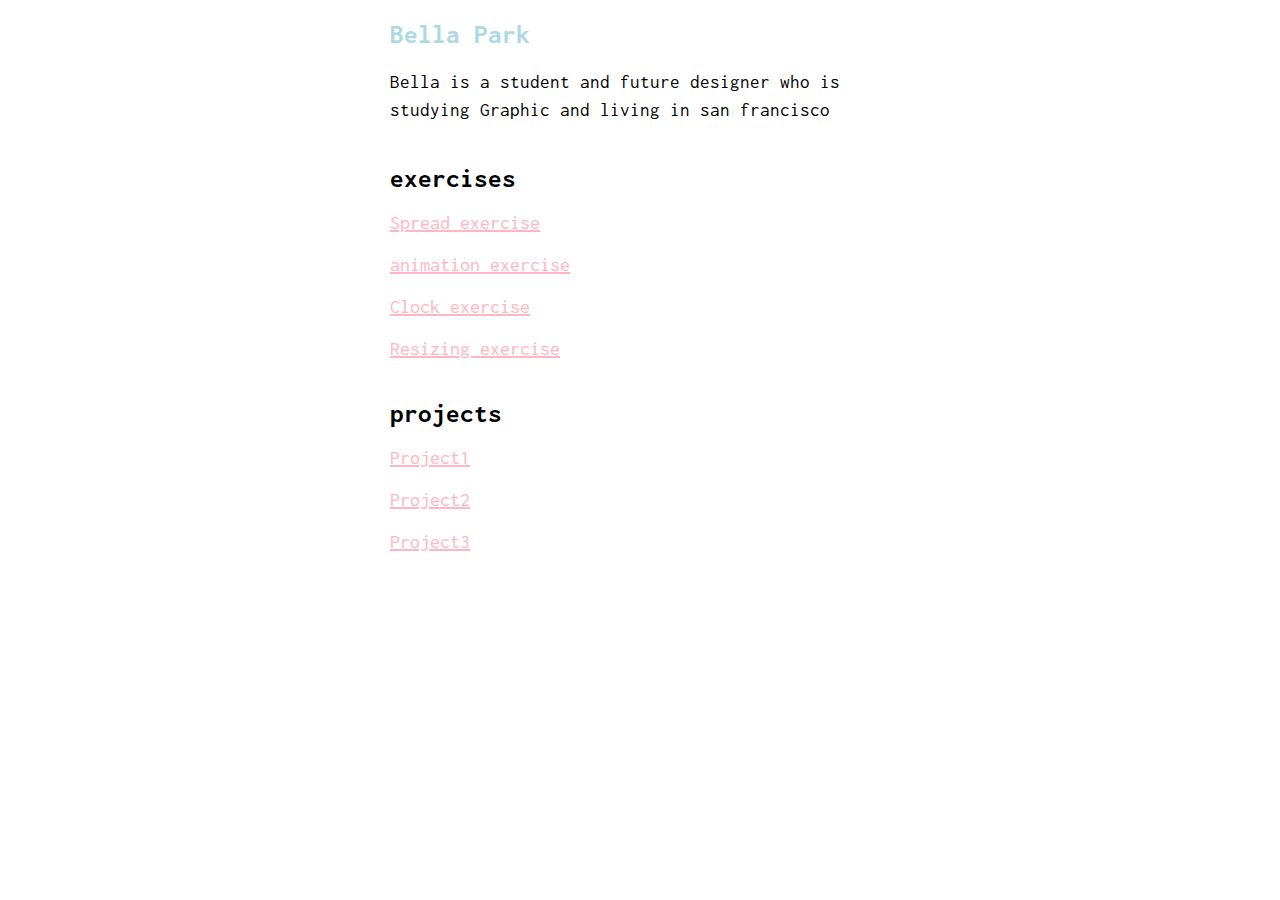
<file: index.html>
<!DOCTYPE html>
<html>

<head>
    <title>Interactive 1 - Bella Park</title>
    <meta charset="utf-8" />
    <link rel="stylesheet" type="text/css" href="styles/main.css">

    <link href="https://fonts.googleapis.com/css?family=Inconsolata" rel="stylesheet">    
</head>

<body>
    <div id="container">
        
        <!-- about me-->
        <h1>Bella Park </h1>    
        <p class="desc">Bella is a student and future designer who is studying Graphic and living in san francisco</p>
        
        <!-- my work -->
        <div id="exercises">
            <h3>exercises</h3>

            <ul>
                <li><a href="spread/type.html" class="works">Spread exercise</a></li><br>
                <li><a href="exercise2/animation.html" class="works">animation exercise</a></li><br>
                <li><a href="clock exercise/index.html" class="works">Clock exercise</a></li><br>
                 <li><a href="resizing/index.html" class="works">Resizing exercise</a></li>
            </ul>
        
        </div>
        
        <div id="projects">
            <h3>projects</h3>
        
            <ul>
                <li><a href="P1/index.html" class="works">Project1</a></li><br>
                <li><a href="P2/project2.html" class="works">Project2</a></li><br>
                <li><a href="P3/index.html" class="works">Project3</a></li>
            </ul>

        </div>
    </div>
</body>
</html>
</file>
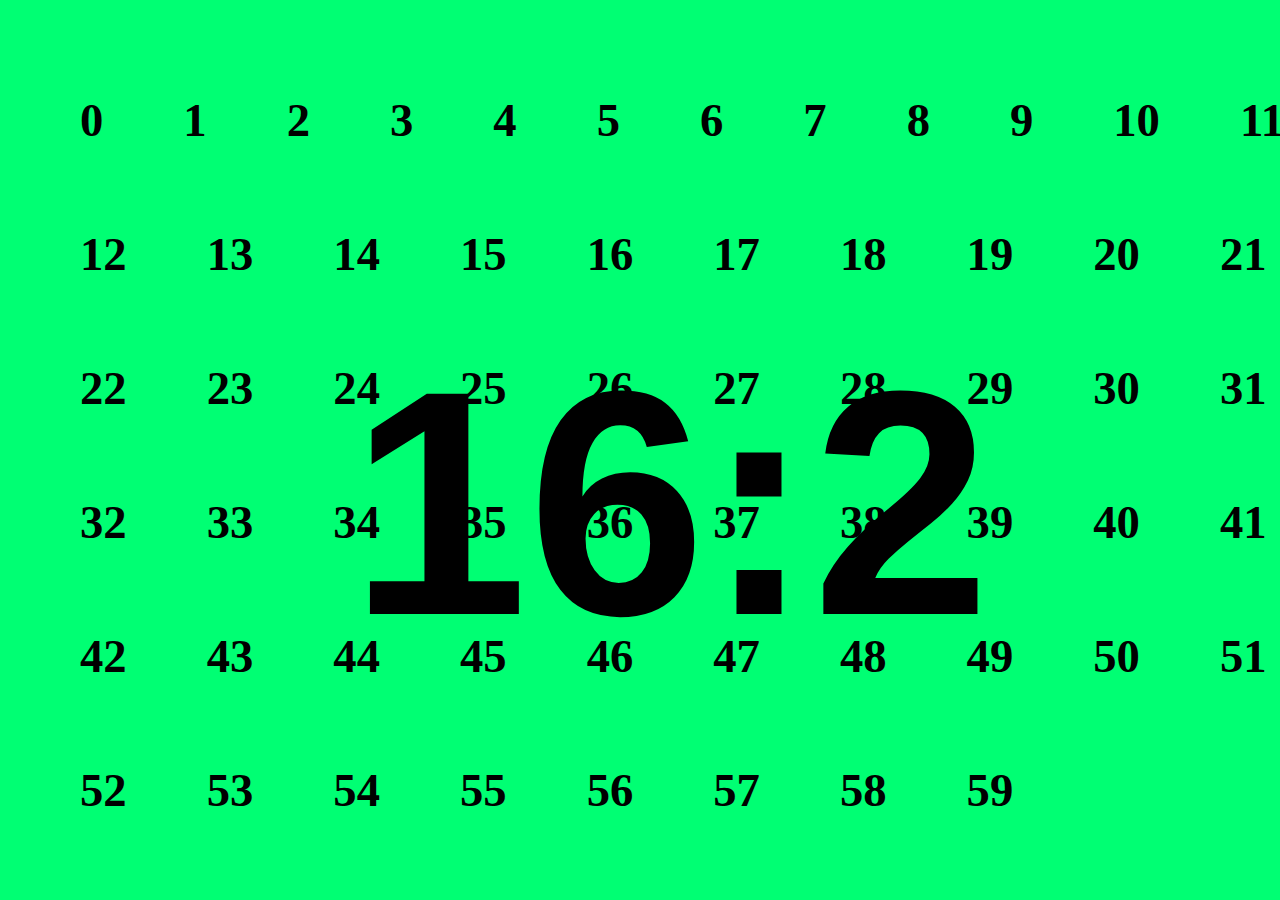
<file: clock exercise/index.html>
<!DOCTYPE html>
<html lang="en">
  <head>
    <title>Hello!</title>
    <meta charset="utf-8">
    <meta http-equiv="X-UA-Compatible" content="IE=edge">
    <meta name="viewport" content="width=device-width, initial-scale=1">
    
    <!-- import the webpage's stylesheet -->
    <link rel="stylesheet" href="style/style.css">
    
    <!-- import the webpage's javascript file -->
    <script src="style/script.js" defer></script>
  </head>  
  <body>
     
    <div id="clock">
      <!-- your clock goes here -->	
       
    </div>

    <div id="time">
      
    </div>

    
    <!-- you can remove this from your version -->
    <div class="glitchButton" style="position:fixed;top:20px;right:20px;"></div>
    <audio id="ding" src="sound.wav"></audio>
    <script src="https://button.glitch.me/button.js"></script>
  </body>
</html>
</file>
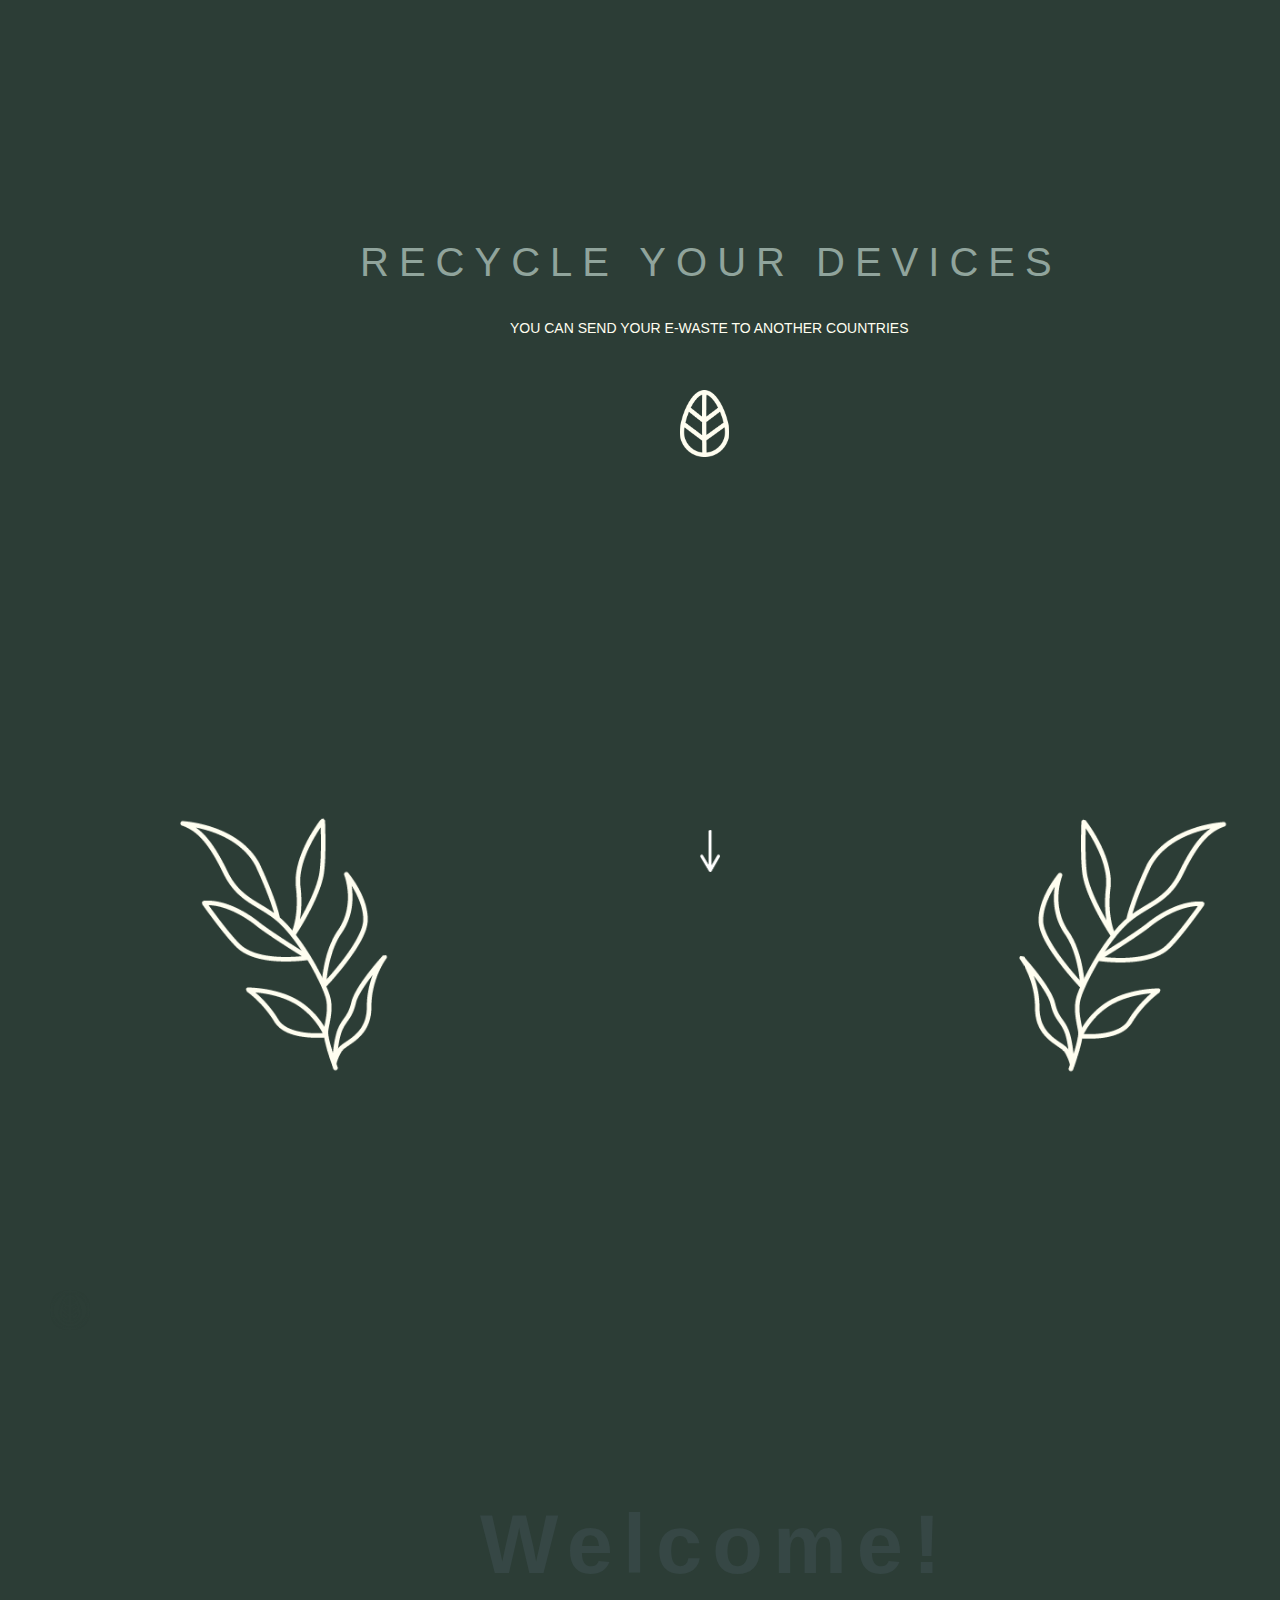
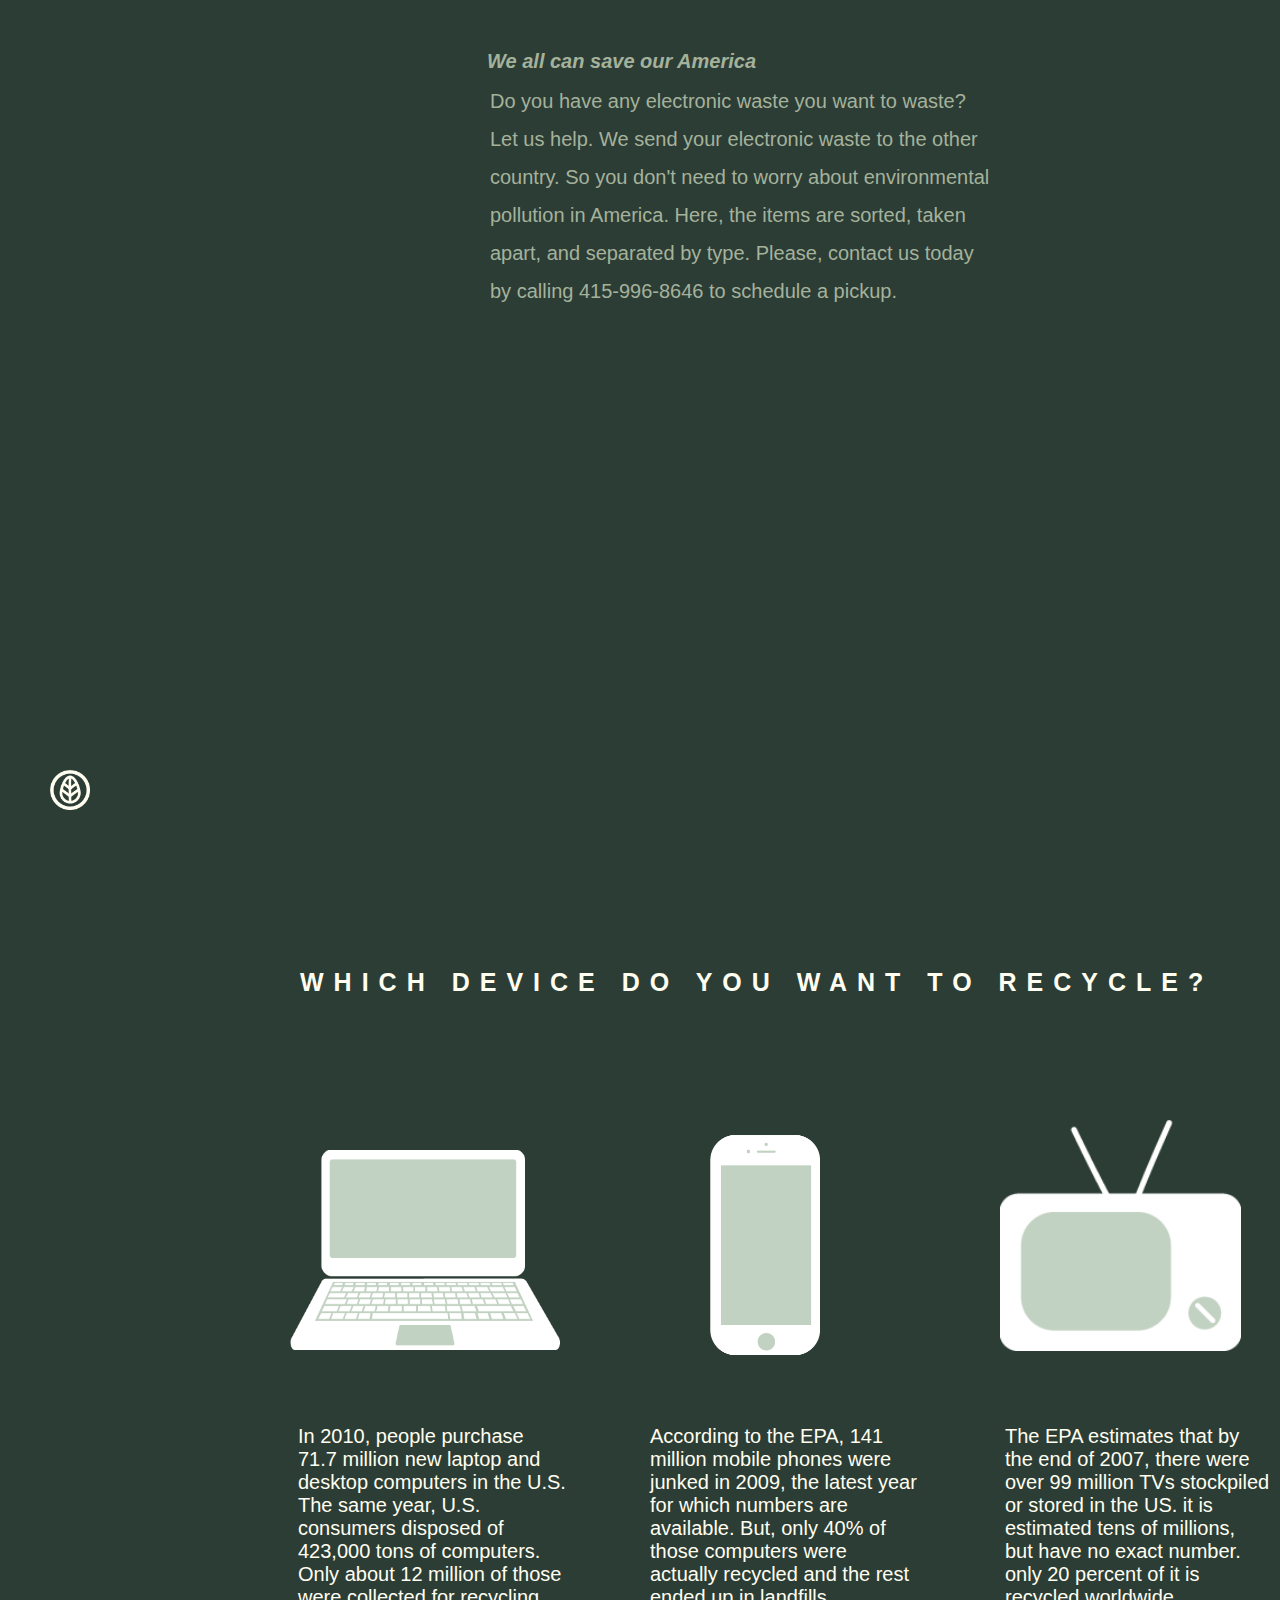
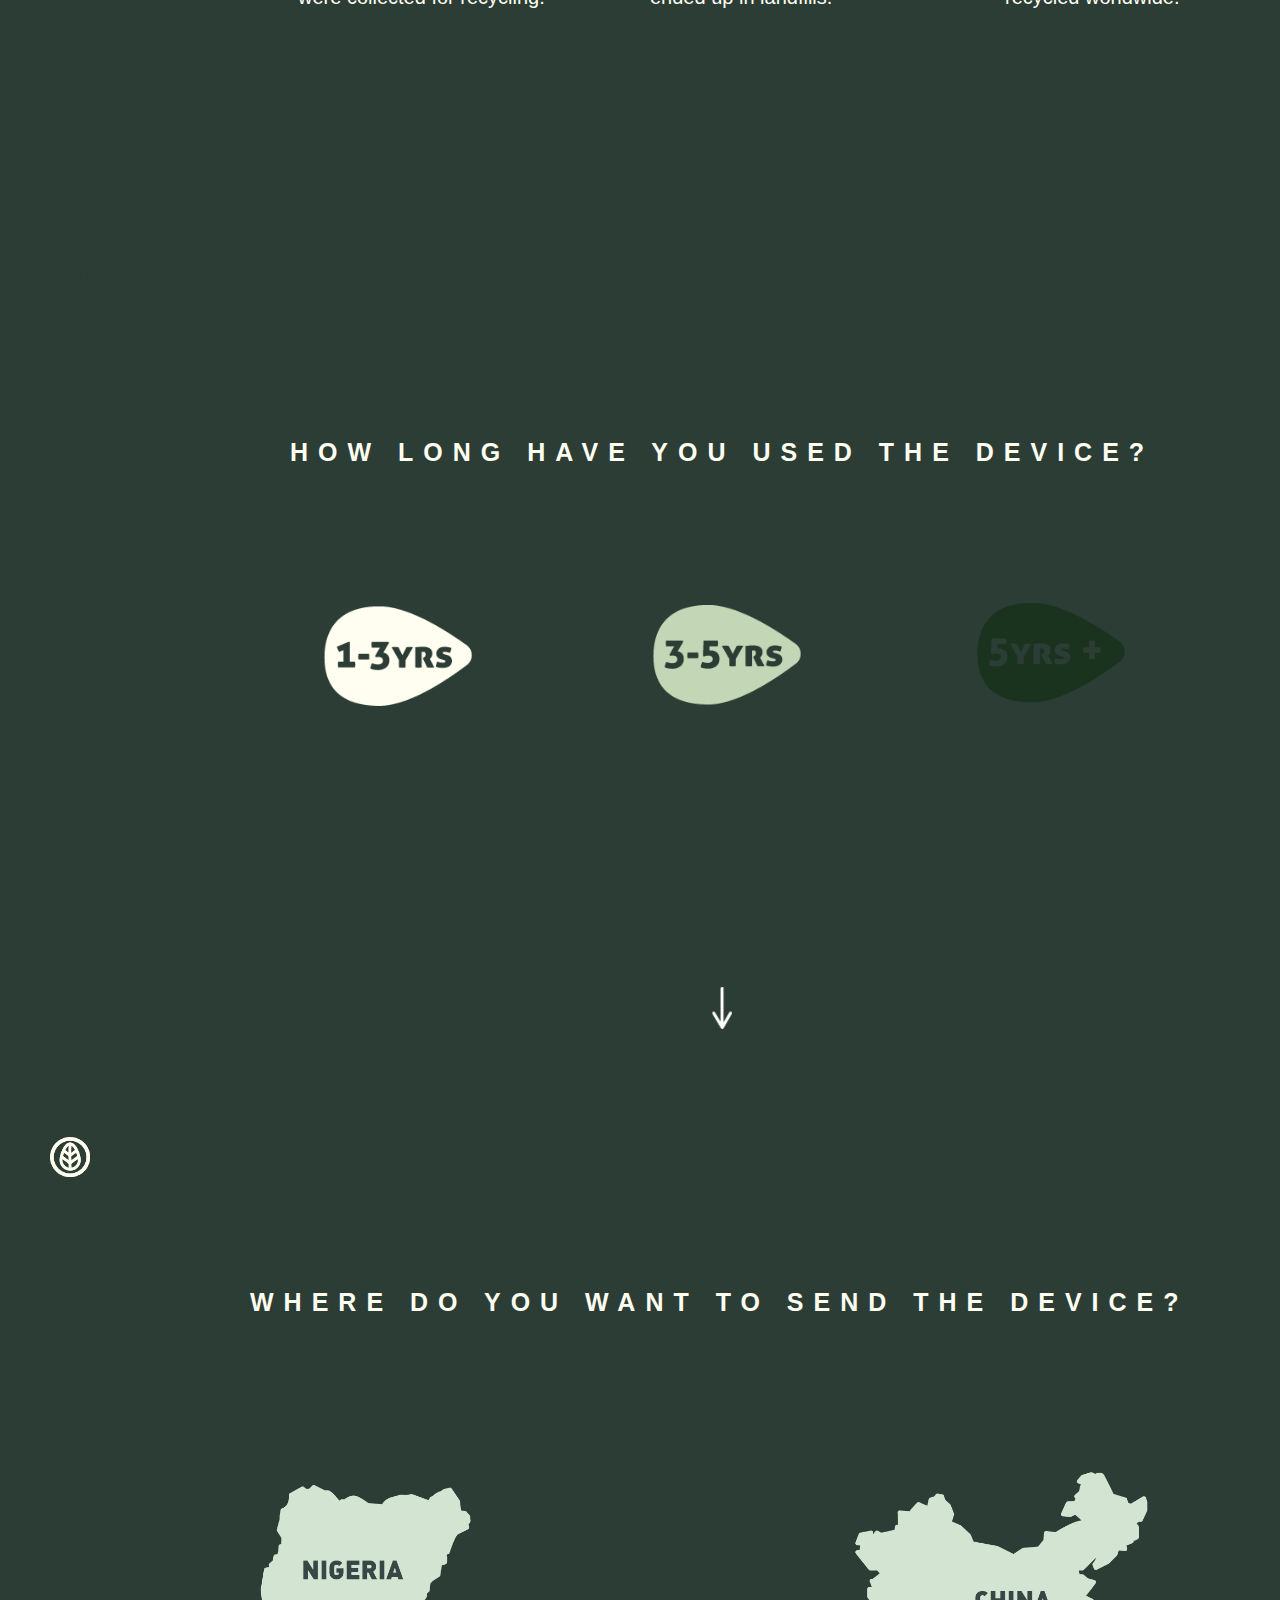
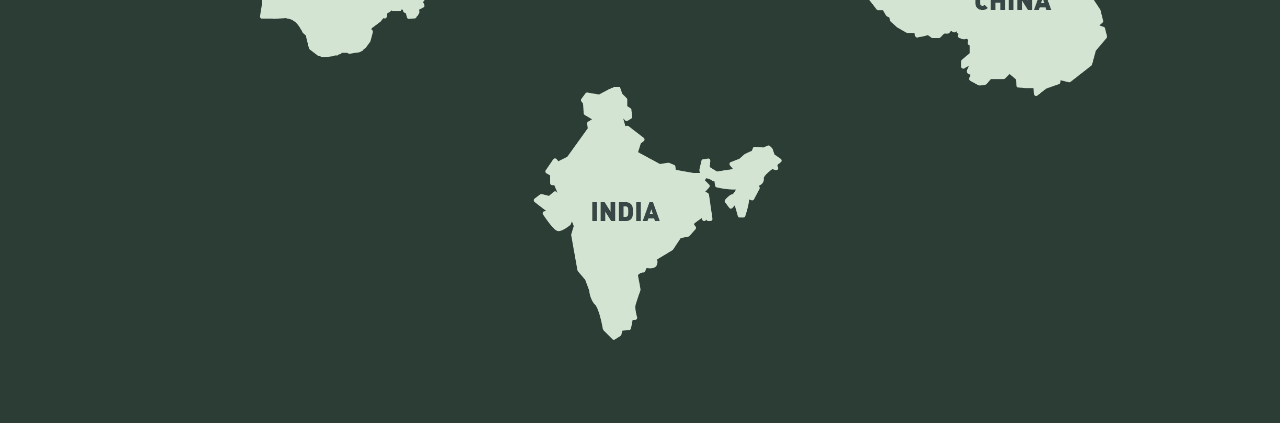
<file: P1/index.html>
<!DOCTYPE html>
<html lang="en">
  <head>
    <title>int2.fall2019.project1</title>
    <meta charset="utf-8">
    <meta http-equiv="X-UA-Compatible" content="IE=edge">
    <meta name="viewport" content="width=device-width, initial-scale=1">
    
    <!-- import the webpage's stylesheet -->
    <link rel="stylesheet" href="style/pagesetup.css">
    <link rel="stylesheet" href="style/style.css">
    <script type="text/javascript" src="main.js" defer></script>
  </head>  
  <body>
    <div class="typewriter" id="top">
        <h1>RECYCLE YOUR DEVICES</h1>
        <h3> 
            YOU CAN SEND YOUR E-WASTE TO ANOTHER COUNTRIES
        </h3>
    </div>
    <div class="logo">

    </div>
    <div class="down">
    </div>


    <script src="https://ajax.googleapis.com/ajax/libs/jquery/3.1.1/jquery.min.js"></script>

<!--Jquery goes here-->
    <script>

        $(document).ready(function() {

              var s = $("body");

              $(window).scroll(function() {

                var windowpos = $(window).scrollTop();
                var howTall = 4529

                let percentage = windowpos / howTall
                let delay = percentage * 3000
                
                document.body.style.animationDelay = (-delay) +'ms'

                if (windowpos > 430) {
                  $('.down').addClass('hide')
                } else {
                  $('.down').removeClass('hide')
                }




                if (windowpos > 1376) {
                  $('.down2').addClass('hide')

                } else {
                  $('.down2').removeClass('hide')
                }



                    if (windowpos > 10) {

                        $('.leave').addClass('goAway')
                        
                    }

                        

                if (windowpos > 2588) {
                  $('.down3').addClass('hide')
                } else {
                  $('.down3').removeClass('hide')
                }

            if (windowpos > 3486) {
                  $('.down4').addClass('hide')
                } else {
                  $('.down4').removeClass('hide')
                }

                
                

                console.log(windowpos)

              });

            });

    </script>



  <div id="menu">
    <div class="bigbox"></div>
    <div class="bigbox"></div>
    <div class="bigbox"></div>
    <div class="bigbox"></div>
    <div class="bigbox"></div>
    <div class="bigbox"></div>
    <div class="bigbox"></div>
    <div class="bigbox"></div>
    <a href="#top" class="home"></a>
    <div class="bigbox">
        <p class ="hi">Welcome!</p>
        <h2>We all can save our America</h2>
        <div class="content">Do you have any electronic waste you want to waste? Let us help.
            We send your electronic waste to the other country. So you don't need to worry about environmental pollution in America. 
            Here, the items are sorted, taken apart, and separated by type. 

            Please, contact us today by calling 415-996-8646 to schedule a pickup.
        </div>
    </div>
    <div class = "down2"></div>

    <div class="bigbox"></div>
    <div class="bigbox"></div>
    <div class="bigbox"></div>
    <div class="bigbox"></div>
    <div class="bigbox hideme"></div>
    <div class="bigbox hideme"></div>
    <a href="#top" class="home2"></a>
    <div class="bigbox hideme"></div>
    <div class="bigbox positionedBox">
        <h4>Which device do you want to recycle?</h4>

         <p class= "a" id="computerDescription">

In 2010, people purchase <br>71.7 million new laptop and desktop computers in the U.S. 
 The same year, U.S. consumers disposed of 423,000 tons of computers. 
 Only about 12 million of those were collected for recycling.


        </p>
        <p class= "a" id="phoneDescription">


 According to the EPA, 141 million mobile phones were junked in 2009,
  the latest year for which numbers are available.
  But, only 40% of those computers were actually recycled and the rest ended up in landfills.

  


        </p>


        <p class= "a" id="tvDescription">
The EPA estimates that by <br>the end of 2007, there were over 99
million TVs stockpiled or stored in the US. it is estimated tens
of millions,<br> but have no exact number. only 20 percent of it is recycled worldwide.



        </p>

    </div>

    <a href="#howlong" class="computer"></a>
        
    <a href="#howlong" class="phone"></a>
    <a href="#howlong" class="tv"></a>
    <div class="bigbox hideme">
        <div class="down3" ></div>
        <div class="bigbox"></div>




        <a href="#top" id="howlong" class="home3"></a>
        <div class="bigbox">
            <h5>How long have you used the device?</h5>
        </div>

    
        <div class = "up"></div>
        <div class = "updown"></div>
        <div class="bigbox hideme">
            <div class="down4" ></div>
            <div class="bigbox"></div>
    
            <div class="bigbox">
                <h6>Where do you want to send the device?</h6>
            </div>

            <a href="Nigeria.html"><div class="nigeria"></div></a>

            <a href="India.html"><div class="india"></div></a>
            <a href="China.html"><div class="china"></div></a>

            <a href="#top" class="home5"></a>

            <a href="#top" id="where" class="home5"></a>
            <a href="#where" class="one"></a>
        </div>
            <a href="#where" class="three"></a>
    </div>
            <a href="#where" class="five"></a>
    </div>

     
     <div class="bigbox hideme">
        <div class="down5" ></div>
        


        <div class="leave"></div>
    




    </div>
</body>
</html>

  </body>
</file>
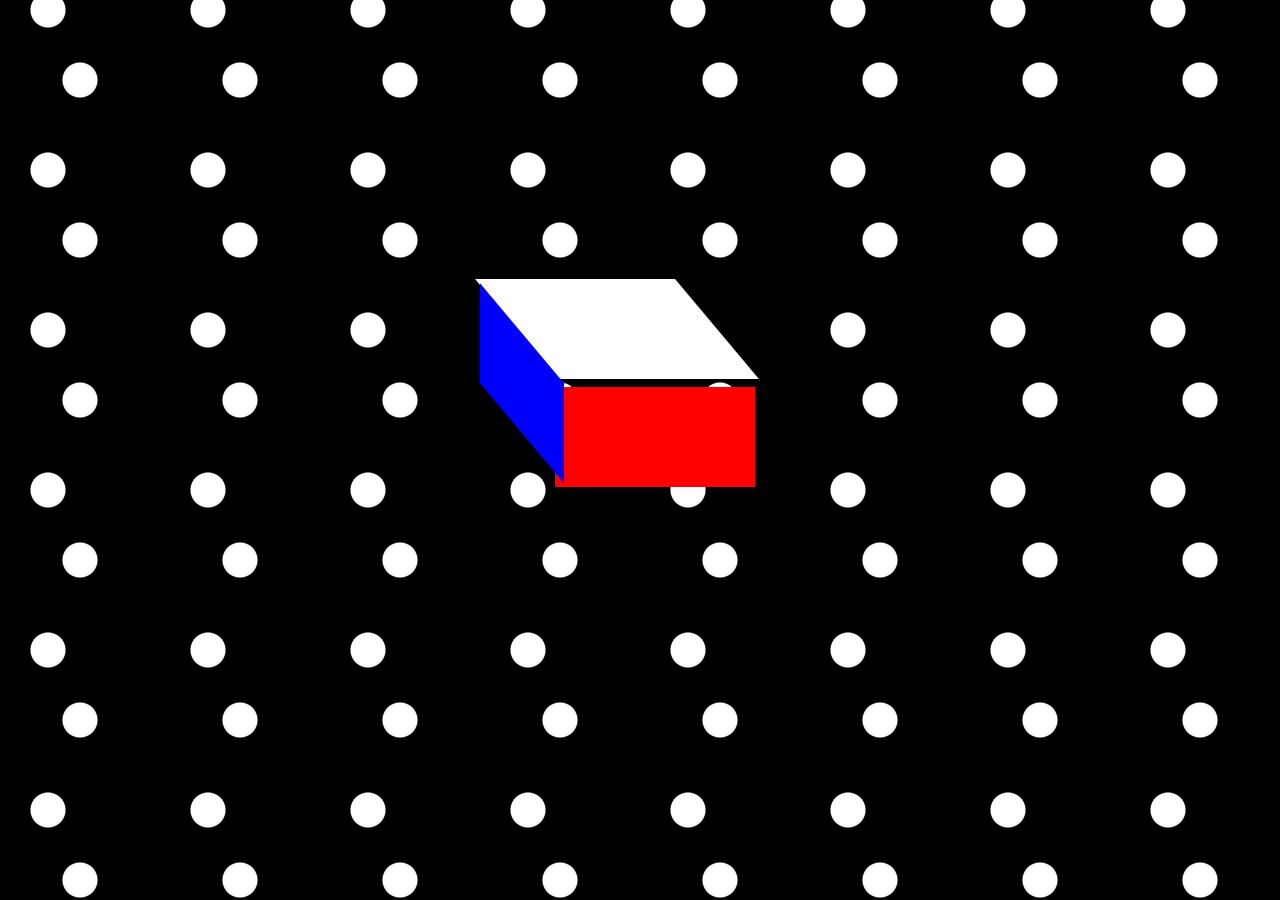
<file: resizing/index.html>
<!DOCTYPE html>
<html lang="en">
  <head>
    <title>resize me</title>
    <meta charset="utf-8"/>
    
    
    <!-- import the webpage's stylesheet -->
    <link rel="stylesheet" href="asset/style.css">
    
    <!-- import the webpage's javascript file -->
    <script src="asset/script.js" defer></script>
  </head>  
  <body>
    <div class="copy">
      
      <div>
      
      
    </div>

    <div class="square"></div>
    <div class="b-square"></div>
    <div class="c-square"></div>



  </body>
</html>
</file>
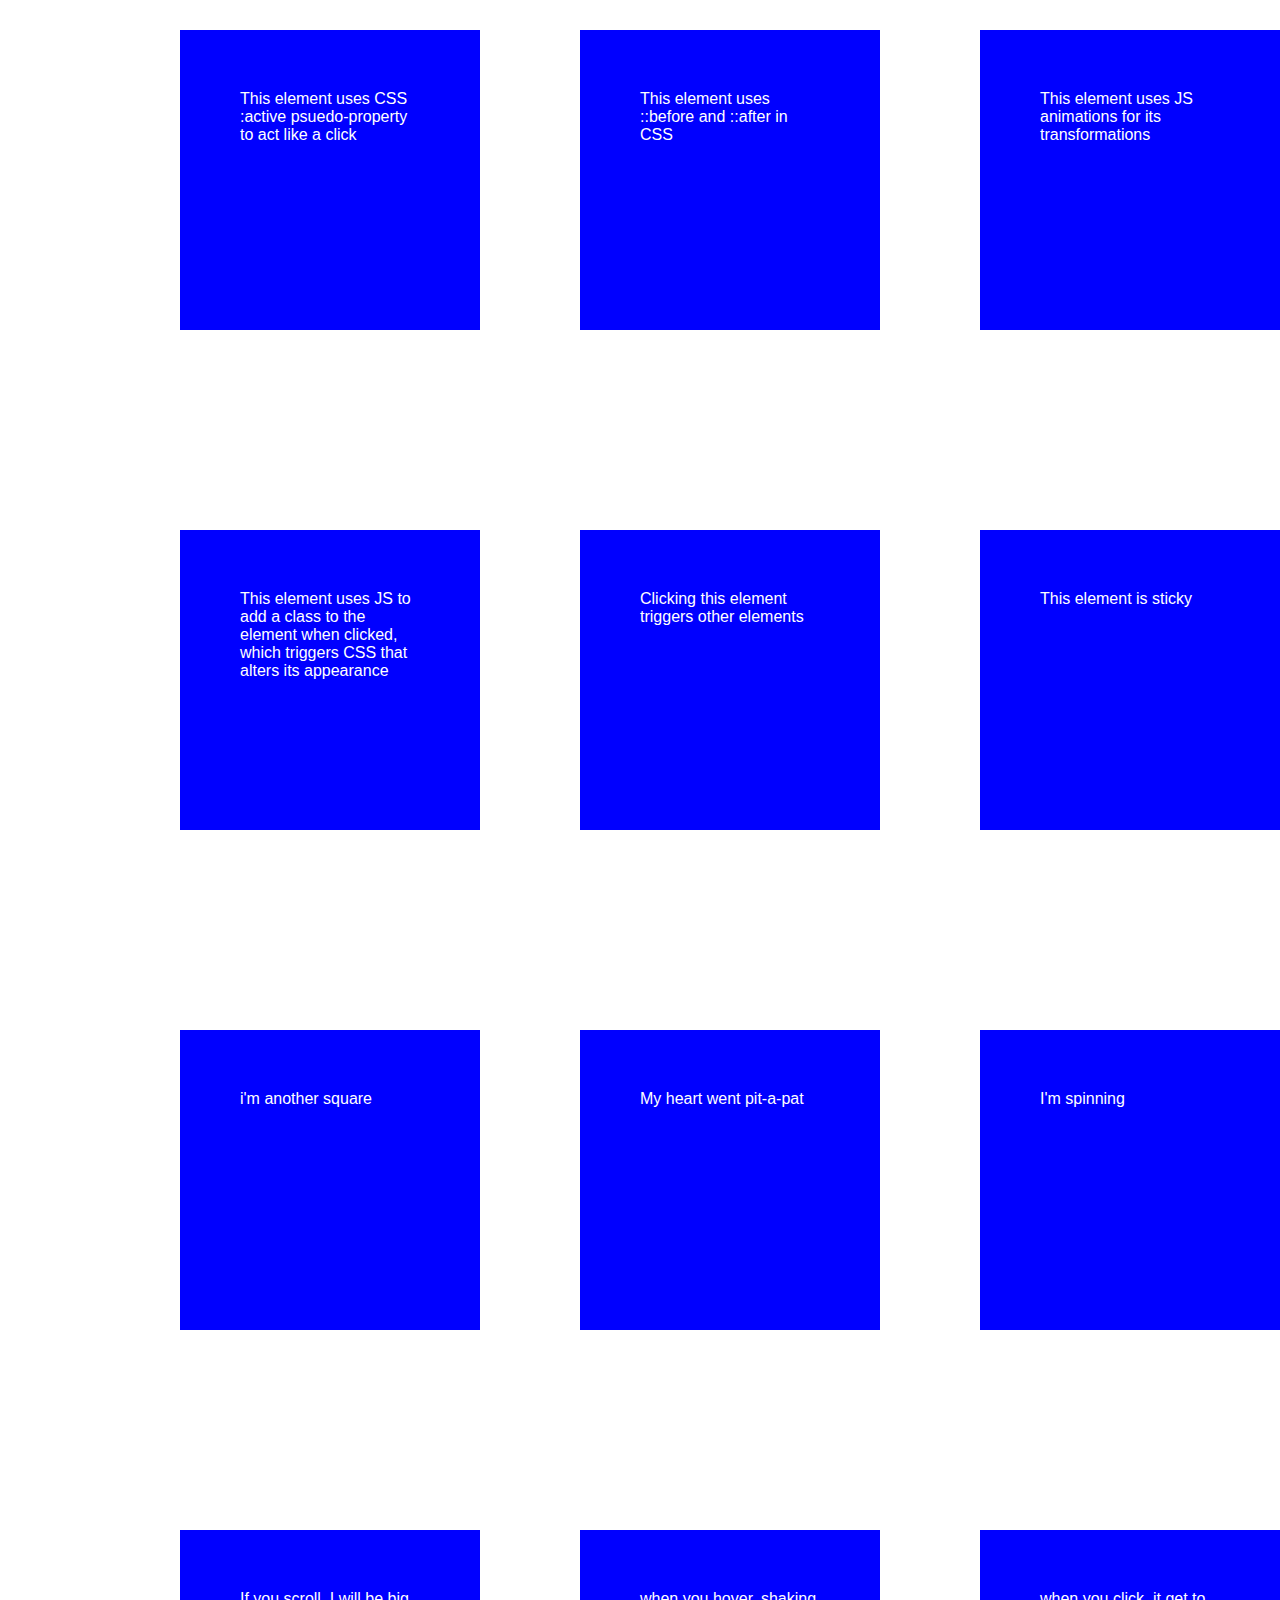
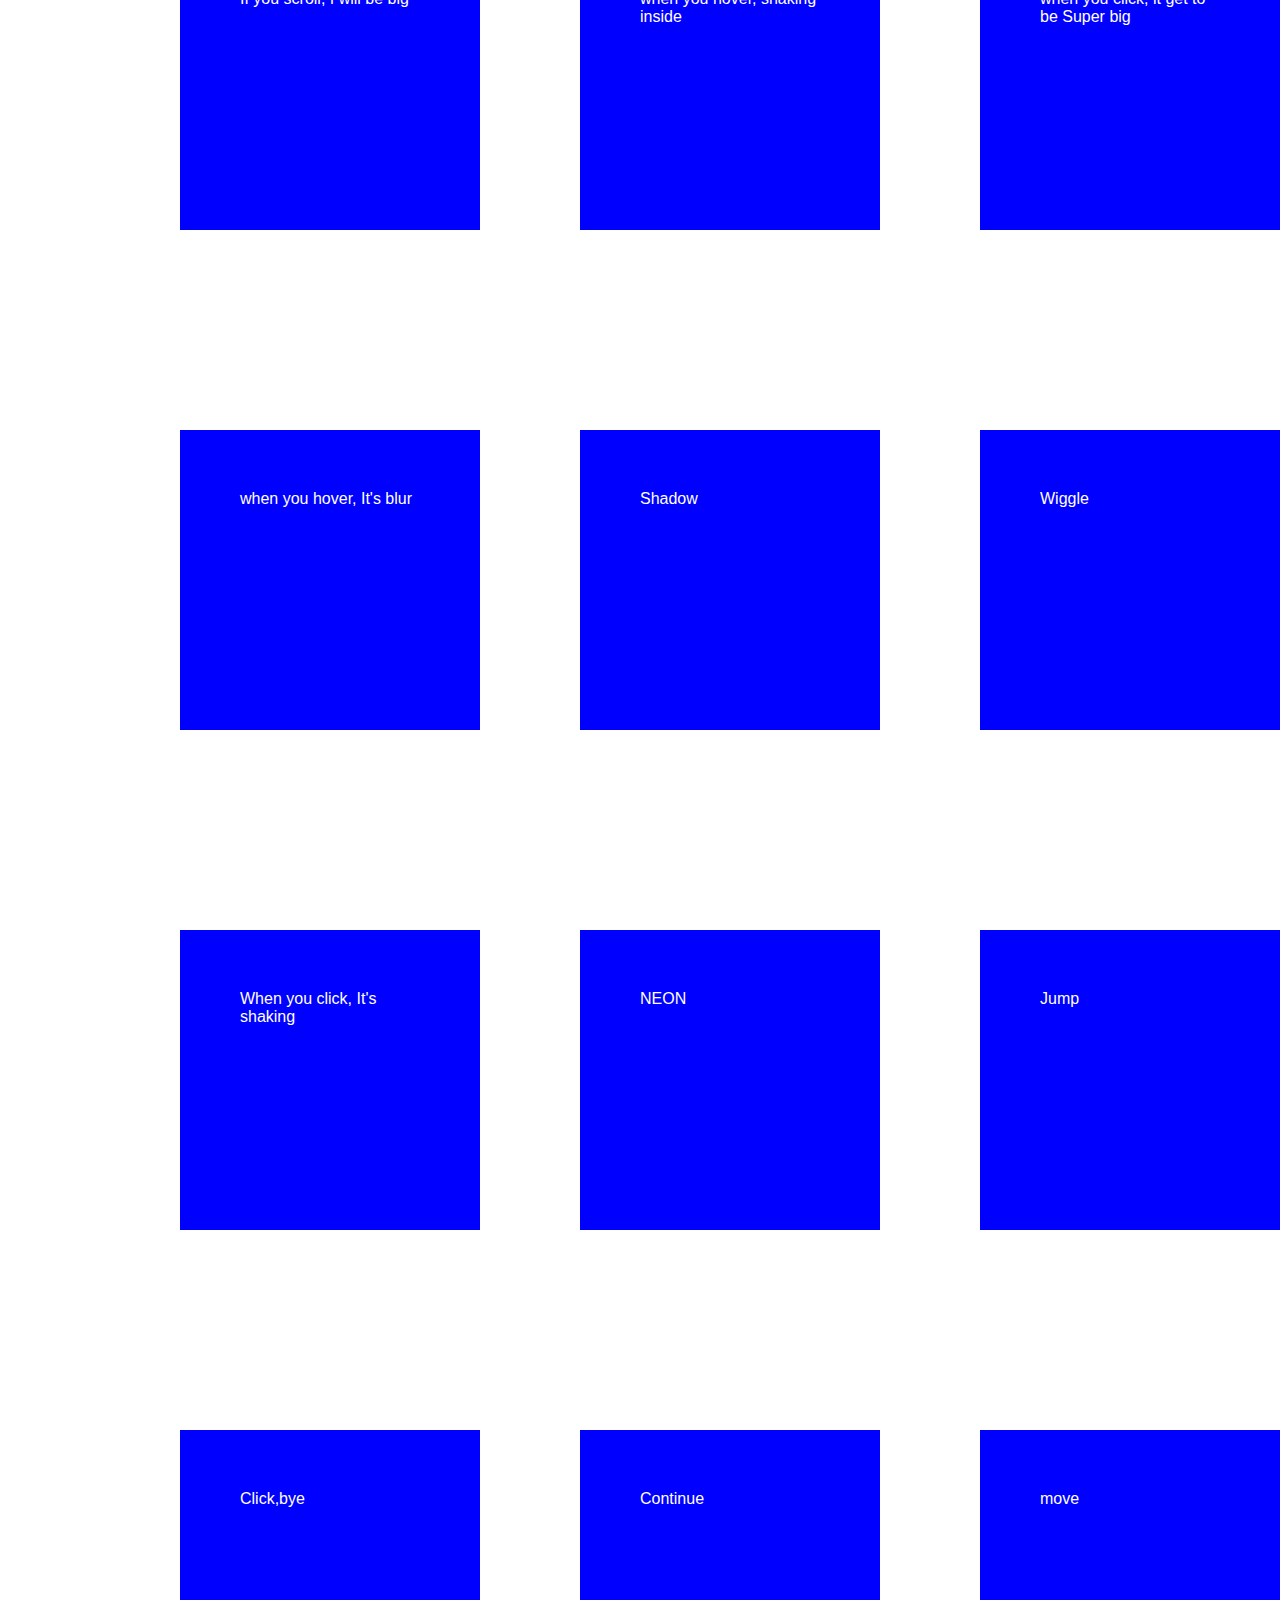
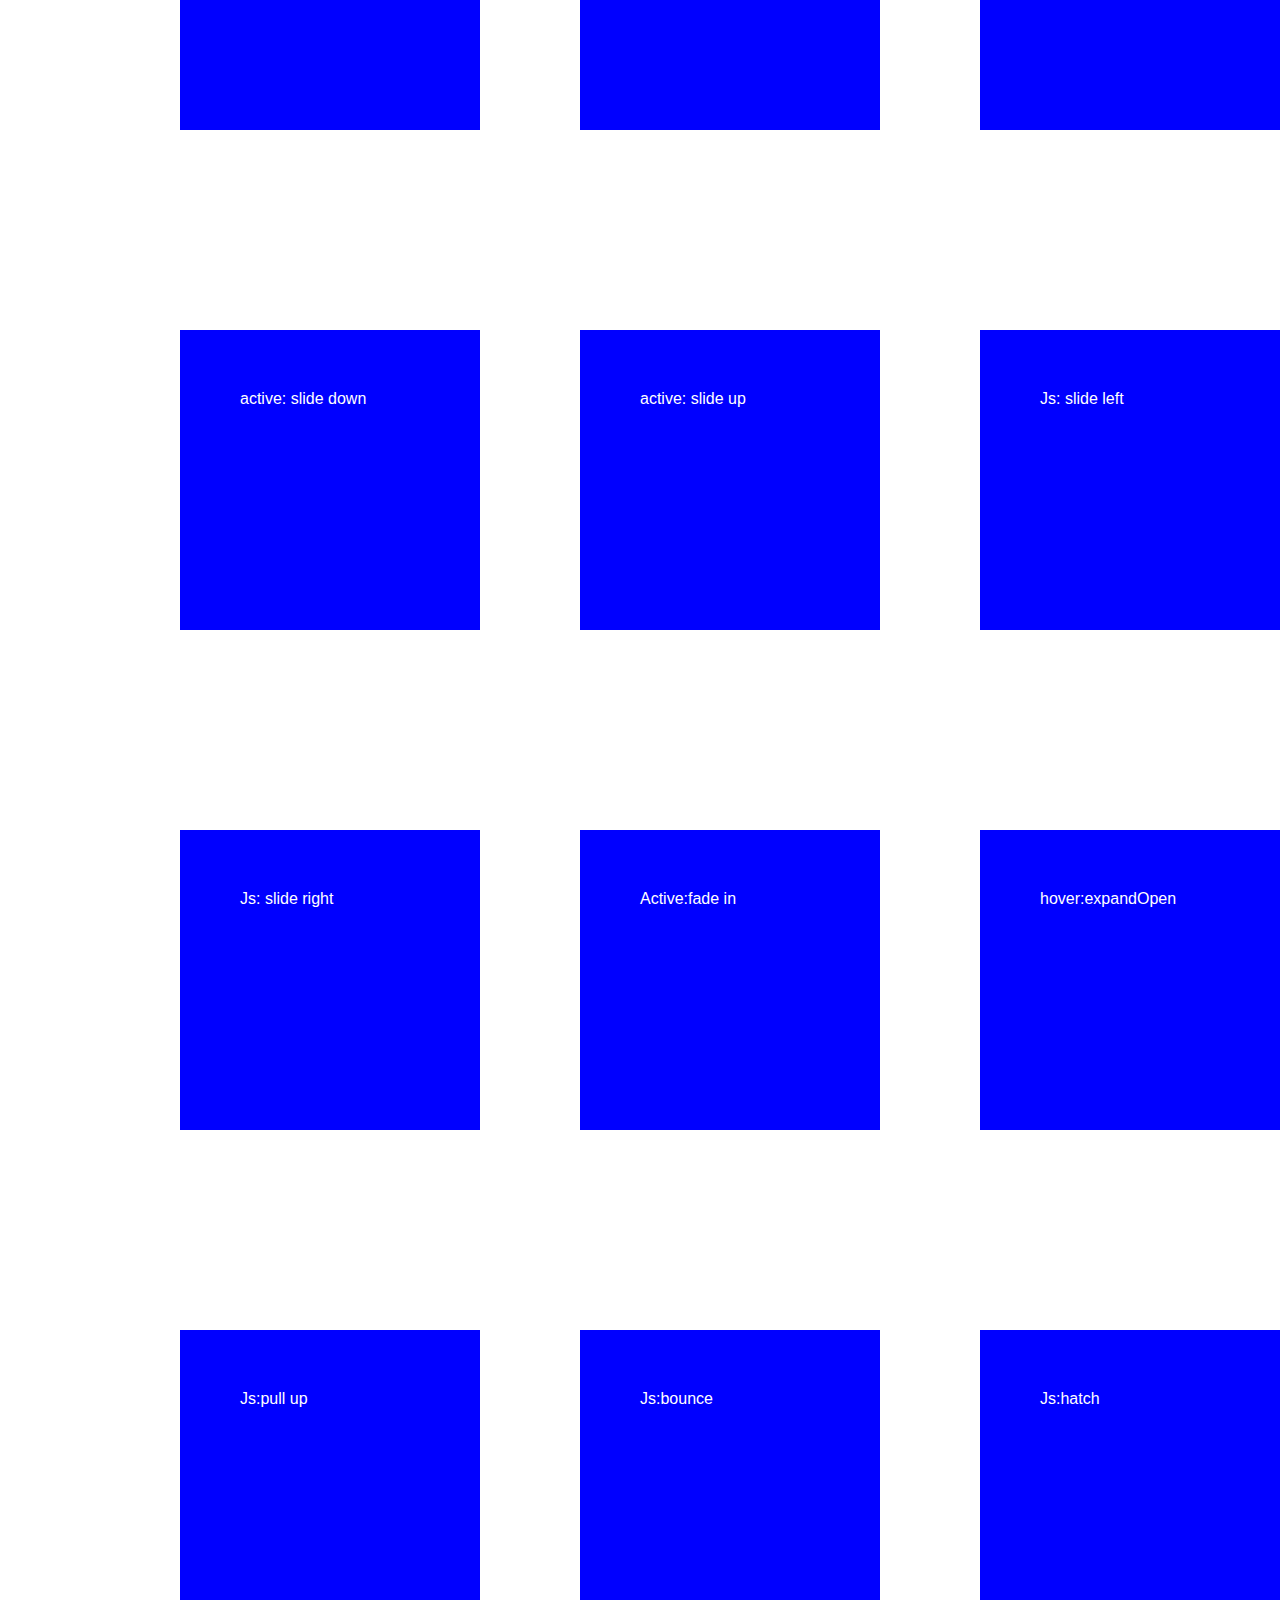
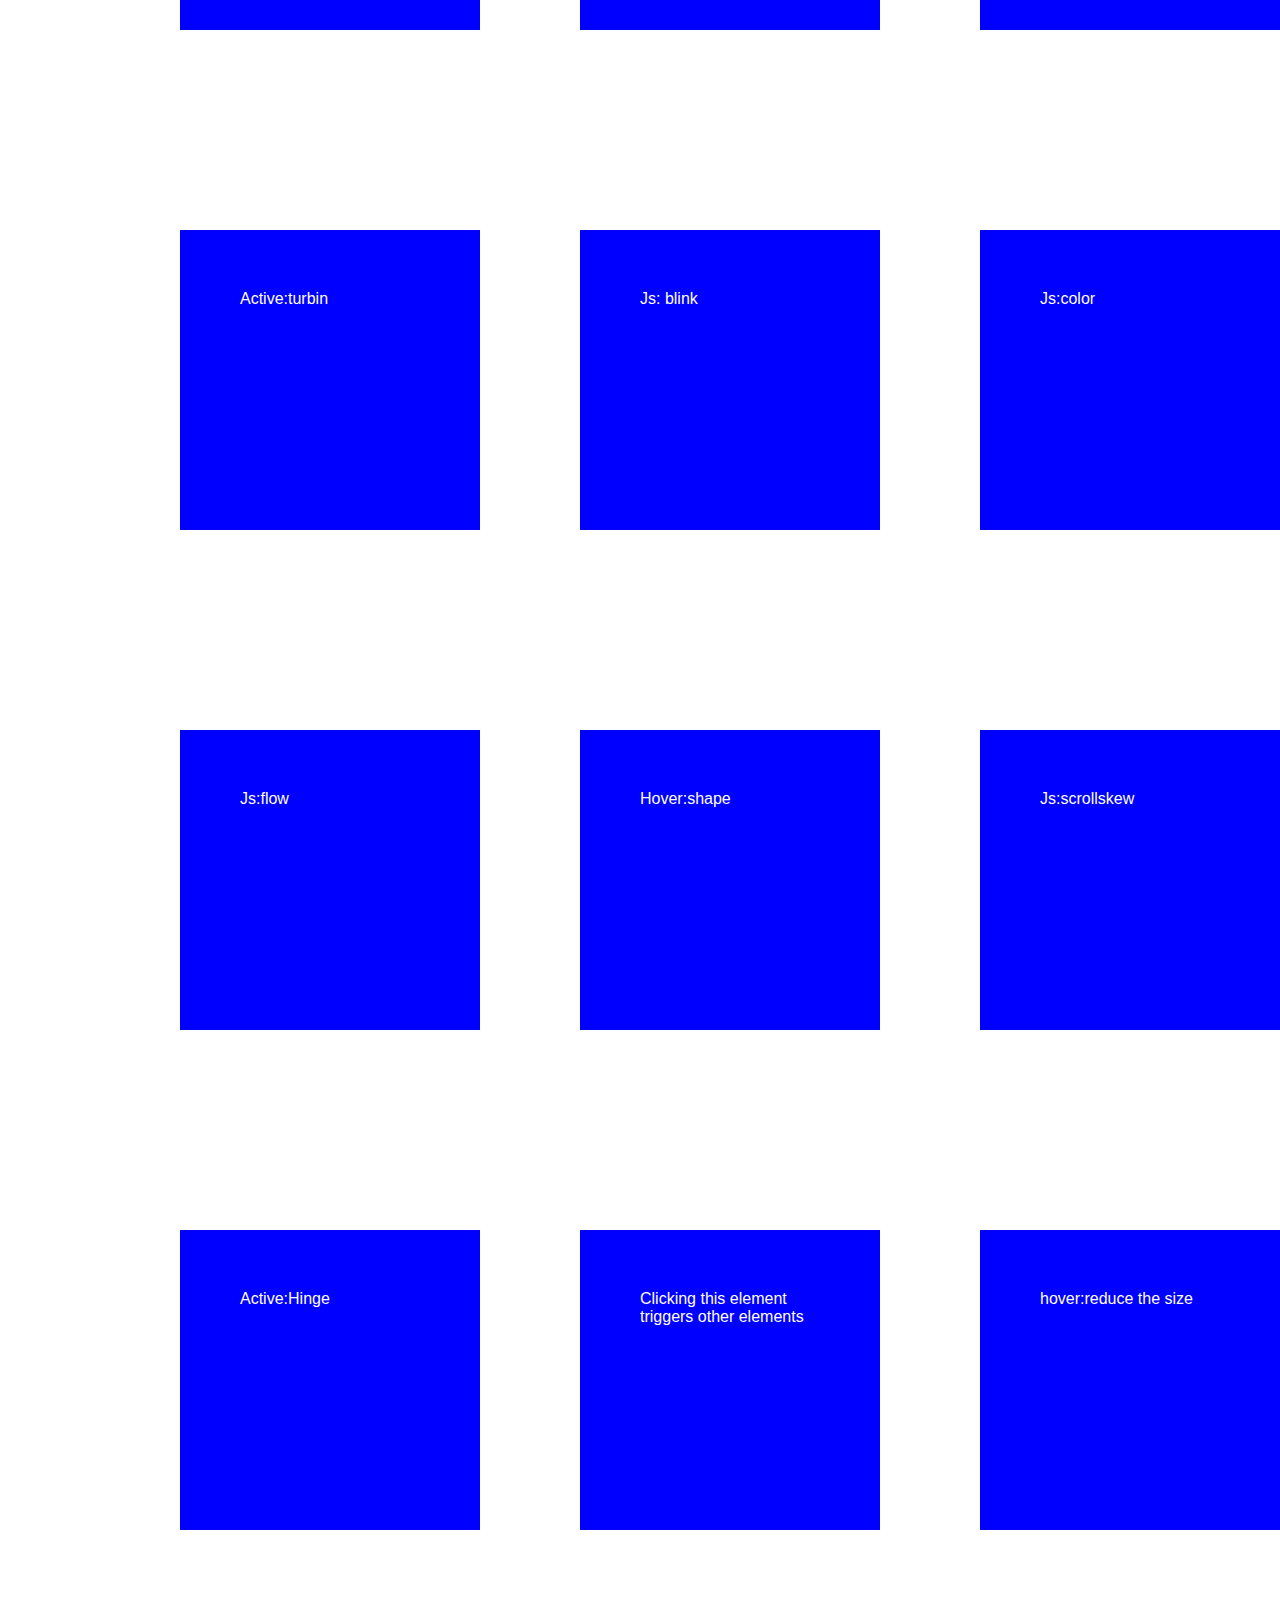
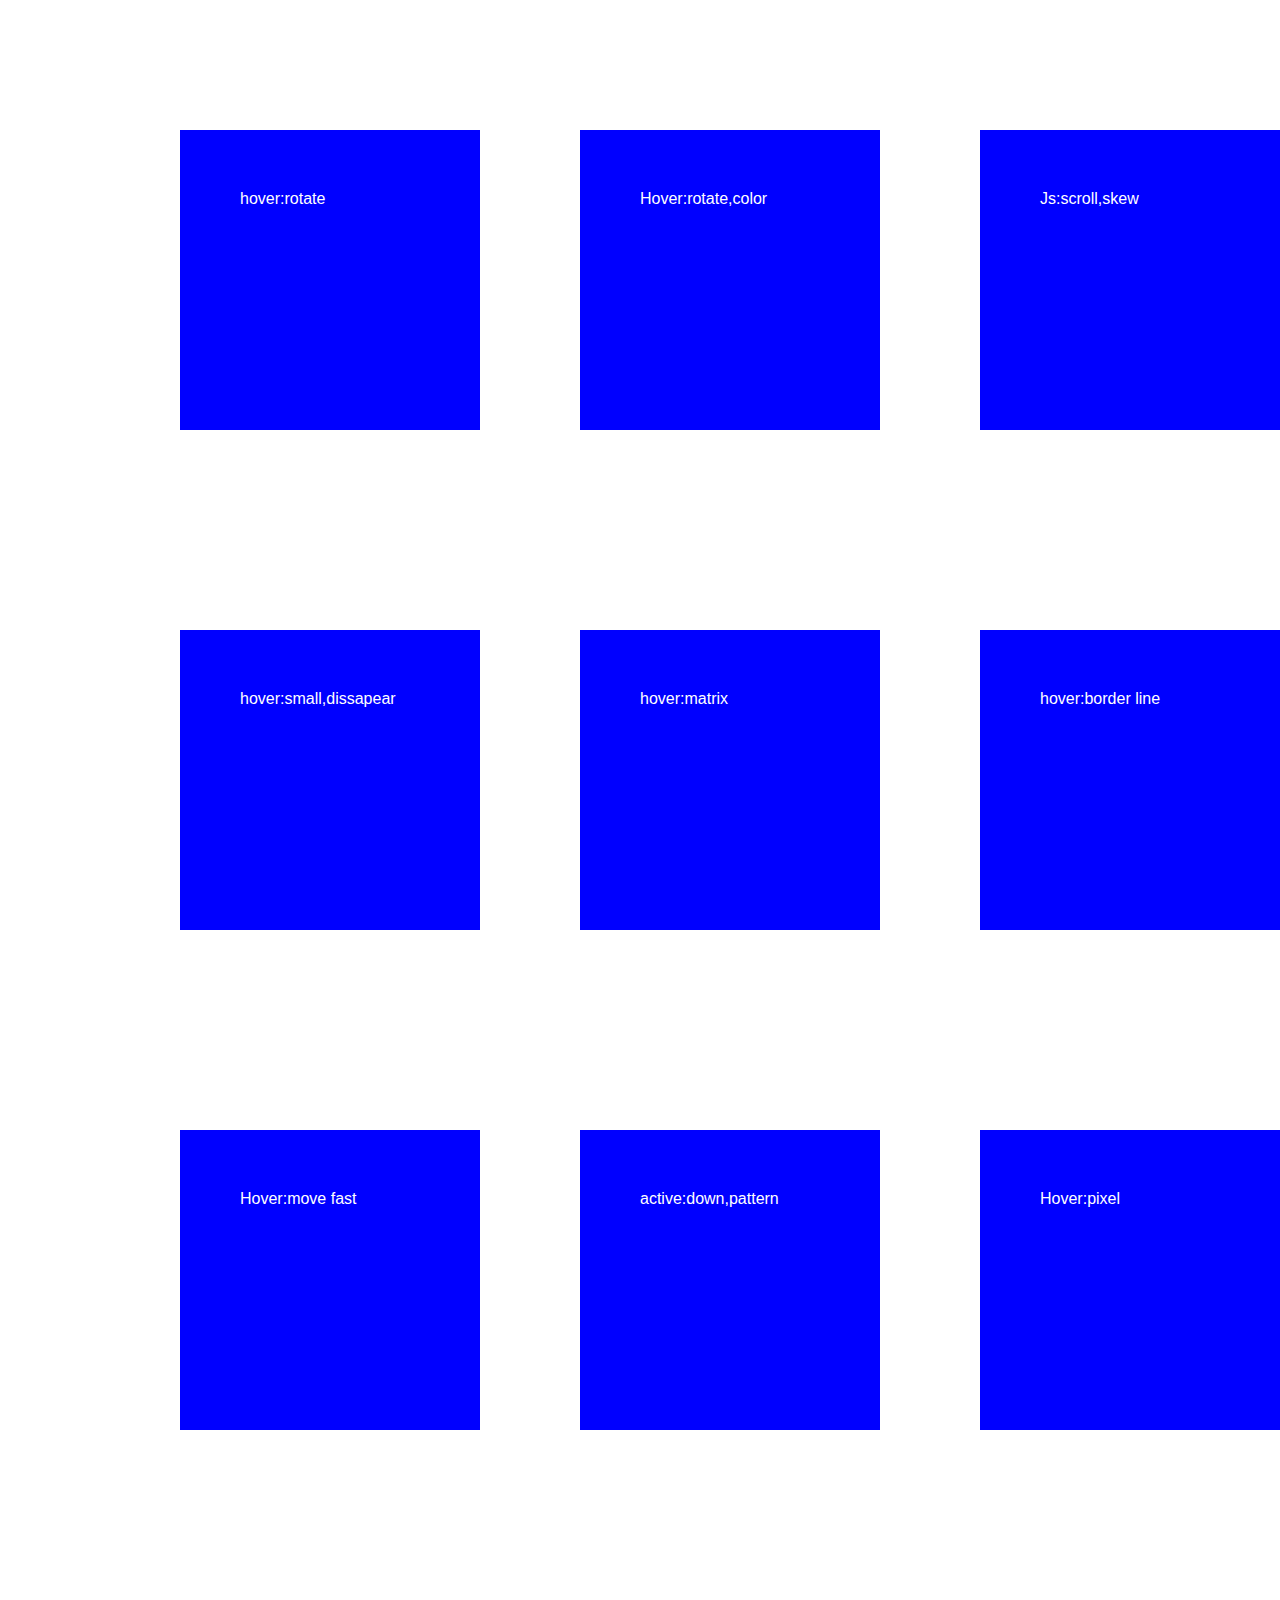
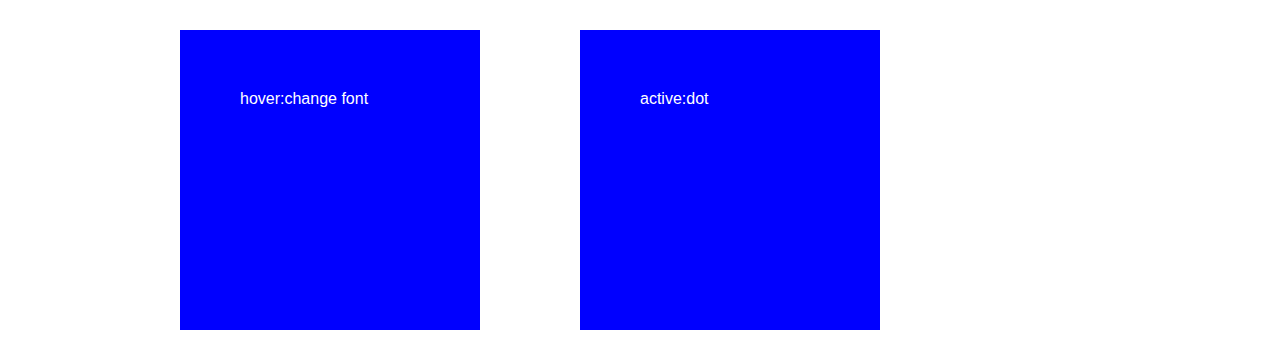
<file: exercise2/animation.html>
<!DOCTYPE html>
<html>

<head>
    <title>Exercise2</title>
    <meta charset="utf-8" />
    <link rel="stylesheet" href="assets/main.css" type="text/css" />

    <script src="assets/script.js" defer></script>
<link href="https://fonts.googleapis.com/css?family=Inconsolata" rel="stylesheet">    
</head>

<body>
  
  <div class="container">
    <!-- item 1 -->
    <div class="item" id="element-1">
        This element uses CSS :active psuedo-property to act like a click
    </div>
    <!-- item 2 -->
    <div class="item" id="element-2">
        This element uses ::before and ::after in CSS
    </div>
    <!-- item 3 -->
    <div class="item" id="element-3">
        This element uses JS animations for its transformations
    </div>
    <!-- item 4 -->
    <div class="item" id="element-4">
        This element uses JS to add a class to the element when clicked, which triggers CSS that alters its appearance
    </div>
    <!-- item 5 -->
    <div class="item" id="element-5">
       
        Clicking this element triggers other elements
    </div>
    <!-- item 6 -->
    <div class="item" id="element-6">
        This element is sticky
    </div>
    
    <div class="item" id="element-7">
       i'm another square</div>
        <div class="item" id="element-8">
            My heart went pit-a-pat</div>
            <div class="item" id="element-9">
            I'm spinning</div>

             <div class="item" id="element-10">
            If you scroll, I will be big</div>
            
             <div class="item" id="element-11"> when you hover, shaking inside<div id="gary"></div>
             </div>
             <div class="item" id="element-12">
            when you click, it get to be Super big </div>
            <div class="item" id="element-13">
             when you hover, It's blur </div>
            <div class="item" id="element-14">
            Shadow </div>
            <div class="item" id="element-15">
            Wiggle</div>
            <div class="item" id="element-16">
            When you click, It's shaking </div>
            <div class="item" id="element-17">
            NEON </div>
            <div class="item" id="element-18">
            Jump </div>
            <div class="item" id="element-19">
            Click,bye </div>
            <div class="item" id="element-20">
            Continue </div> 
            <div class="item" id="element-21">
            move </div>
             <div class="item" id="element-22">
            active: slide down </div>
             <div class="item" id="element-23">
            active: slide up </div>
             <div class="item" id="element-24">
            Js: slide left </div>
             <div class="item" id="element-25">
            Js: slide right </div>
             <div class="item" id="element-26">
            Active:fade in</div>
             <div class="item" id="element-27">
            hover:expandOpen </div>
             <div class="item" id="element-28">
            Js:pull up </div>
             <div class="item" id="element-29">
            Js:bounce </div>
             <div class="item" id="element-30">
            Js:hatch </div>
             <div class="item" id="element-31">
            Active:turbin </div>
             <div class="item" id="element-32">
            Js: blink </div>
             <div class="item" id="element-33">
            Js:color </div>
             <div class="item" id="element-34">
            Js:flow </div>
             <div class="item" id="element-35">
            Hover:shape </div>
             <div class="item" id="element-36">
            Js:scrollskew </div>
             <div class="item" id="element-37">
            Active:Hinge</div>
             <div class="item" id="element-38">
            Clicking this element triggers other elements </div>
             <div class="item" id="element-39">
            hover:reduce the size </div>
             <div class="item" id="element-40">
            hover:rotate </div>
             <div class="item" id="element-41">
            Hover:rotate,color</div>
             <div class="item" id="element-42">
            Js:scroll,skew </div>
             <div class="item" id="element-43">
            hover:small,dissapear </div>
             <div class="item" id="element-44">
            hover:matrix</div>
             <div class="item" id="element-45">
            hover:border line </div>
             <div class="item" id="element-46">
            Hover:move fast </div>
             <div class="item" id="element-47">
            active:down,pattern </div>
             <div class="item" id="element-48">
            Hover:pixel </div>
            <div class="item" id="element-49">
            hover:change font </div>
            <div class="item" id="element-50">
            active:dot </div>


            

      
        
       
    </div>
  </div>
</body>
</html>
</file>
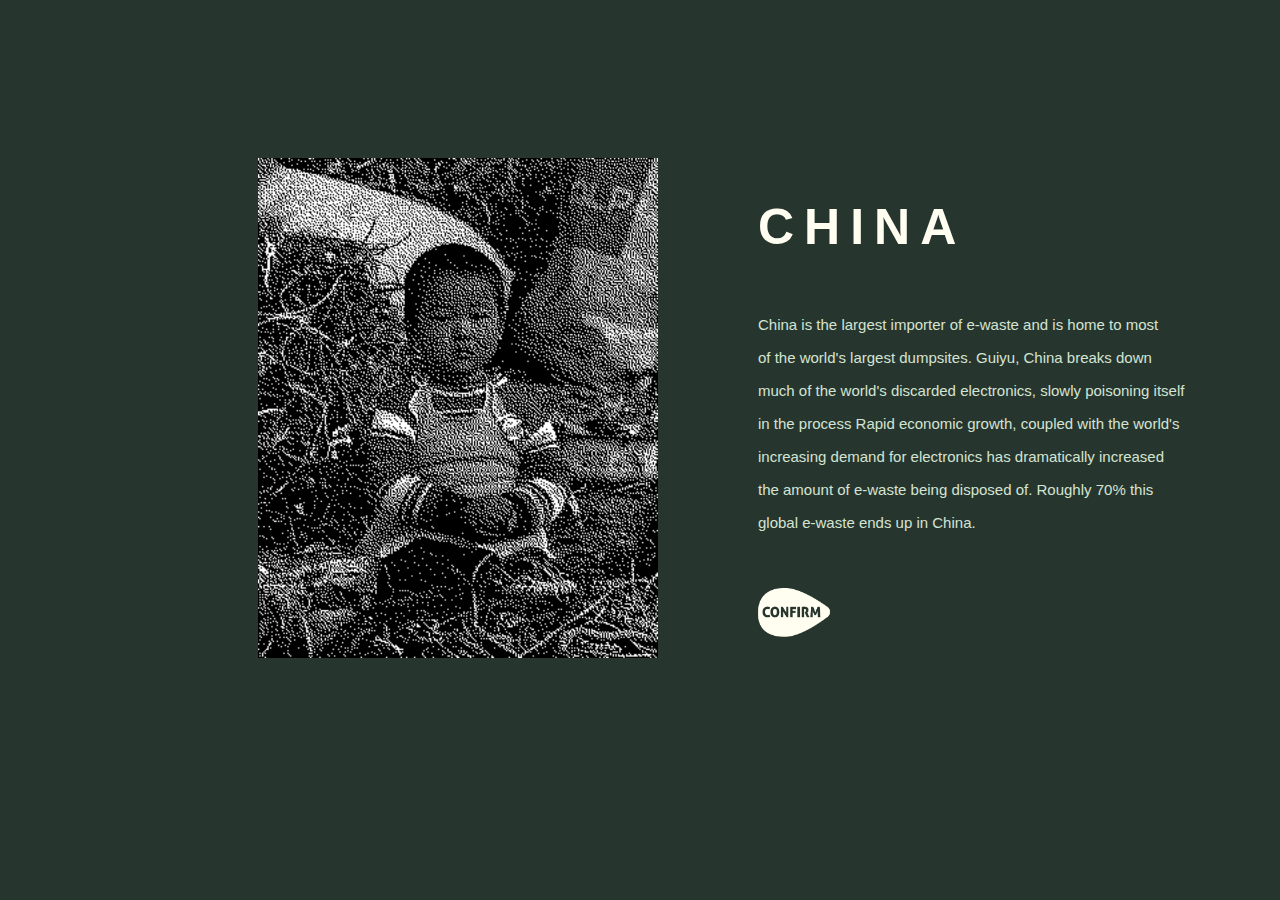
<file: P1/China.html>
<!DOCTYPE html>
<html lang="en">
  <head>
    <title>Part1.China</title>
    <meta charset="utf-8">
    <meta http-equiv="X-UA-Compatible" content="IE=edge">
    <meta name="viewport" content="width=device-width, initial-scale=1">
    
    <!-- import the webpage's stylesheet -->
    <link rel="stylesheet" href="style/china.css">
    
    
  </head>  
  <body>
<div class = "i"></div>
<a href="last.html"><div class = "send"></div></a>
<h1>CHINA<h1>
  <h2>China is the largest importer of e-waste and is home to most <br>of the world's largest dumpsites. Guiyu, China breaks down much of the world's discarded electronics, slowly poisoning itself in the process Rapid economic growth, coupled with the world's increasing demand for electronics has dramatically increased the amount of e-waste being disposed of. Roughly 70% this global e-waste ends up in China.

 </h2>

  </body>
</file>
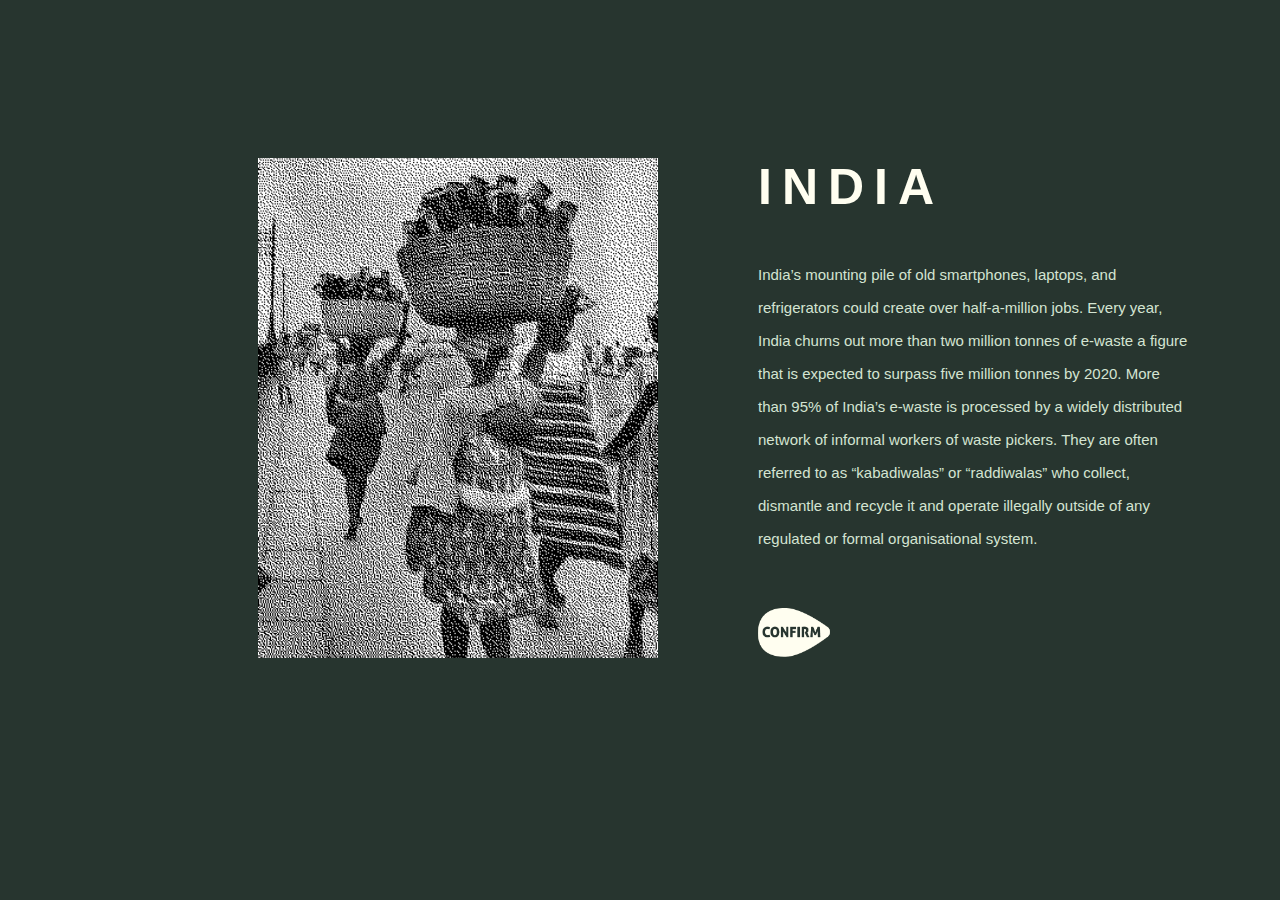
<file: P1/India.html>
<!DOCTYPE html>
<html lang="en">
  <head>
    <title>Part1.India</title>
    <meta charset="utf-8">
    <meta http-equiv="X-UA-Compatible" content="IE=edge">
    <meta name="viewport" content="width=device-width, initial-scale=1">
    
    <!-- import the webpage's stylesheet -->
    <link rel="stylesheet" href="style/india.css">
    
    
  </head>  
  <body>
<div class = "i"></div>
<a href="last.html"><div class = "send"></div></a>
<h1>INDIA<h1>
  <h2>India’s mounting pile of old smartphones, laptops, and refrigerators could create over half-a-million jobs.
Every year, India churns out more than two million tonnes of e-waste a figure that is expected to surpass five million tonnes by 2020.
More than 95% of India’s e-waste is processed by a widely distributed network of informal workers of waste pickers. They are often referred to as “kabadiwalas” or “raddiwalas” who collect, dismantle and recycle it and operate illegally outside of any regulated or formal organisational system. 

 </h2>

  </body>
</file>
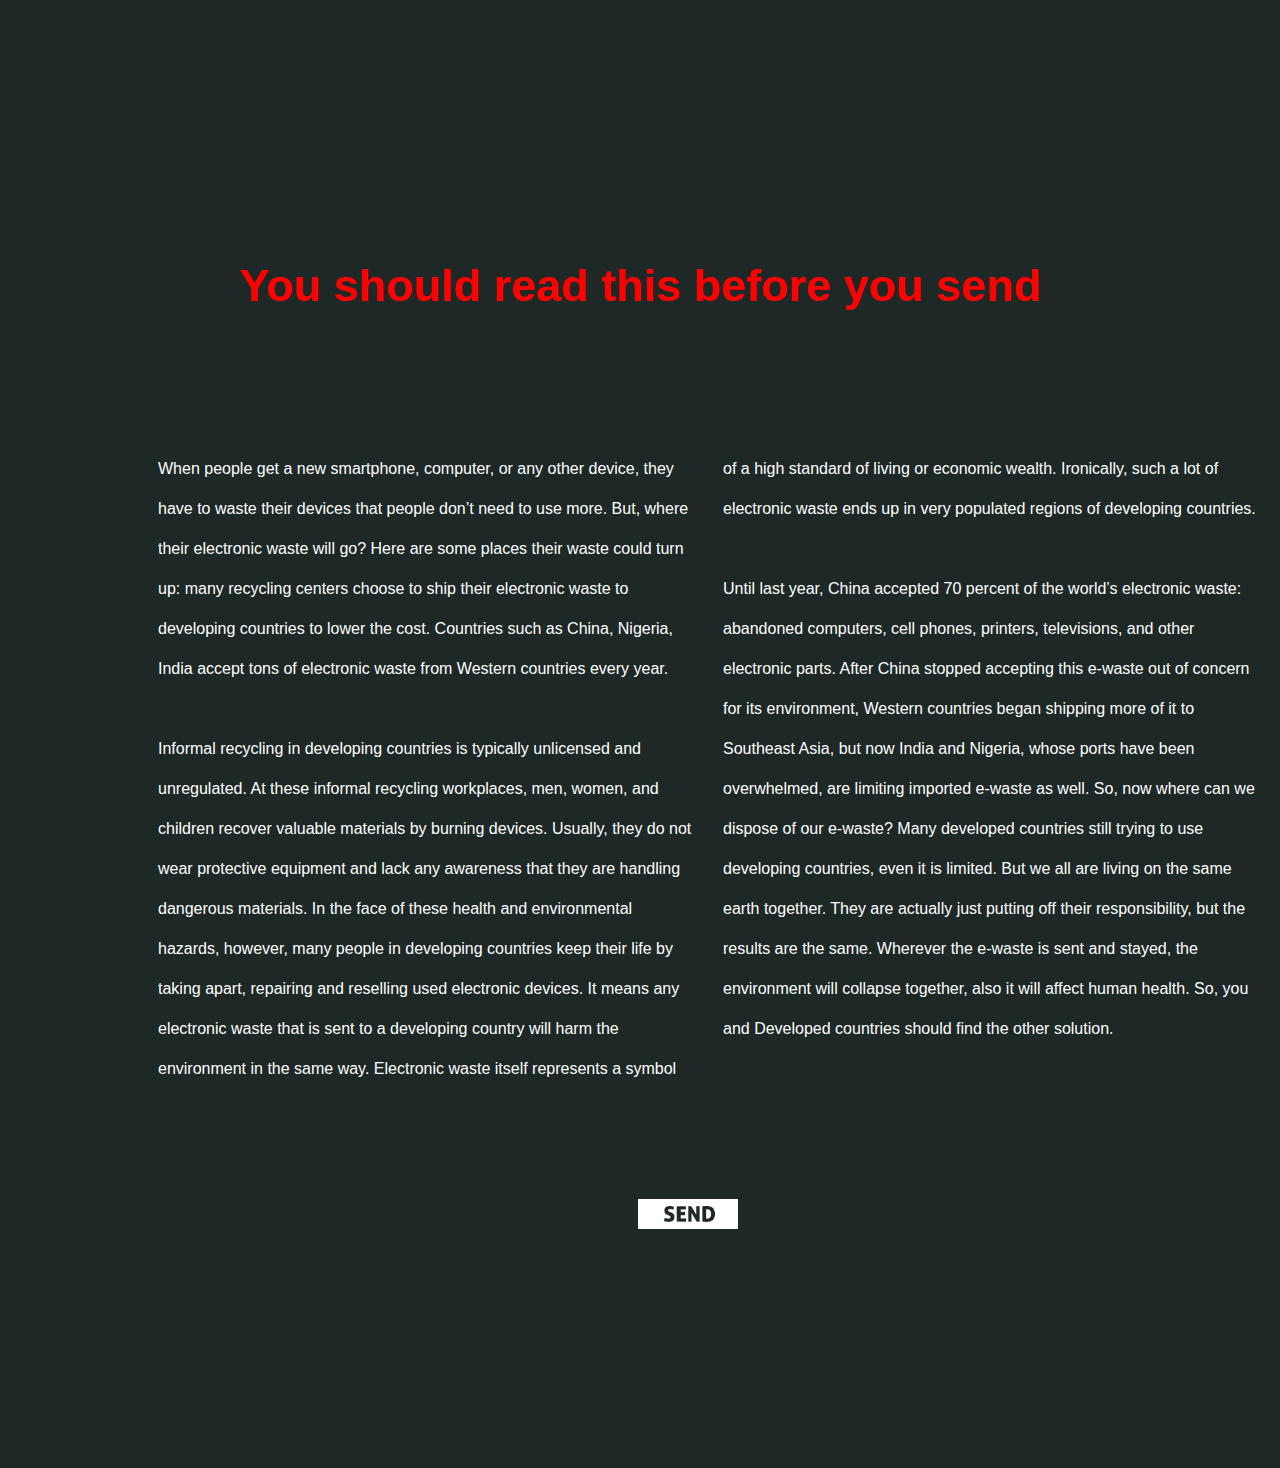
<file: P1/last.html>
<!DOCTYPE html>
<html lang="en">
  <head>
    <title>last</title>
    <meta charset="utf-8">
    <meta http-equiv="X-UA-Compatible" content="IE=edge">
    <meta name="viewport" content="width=device-width, initial-scale=1">
    
    <!-- import the webpage's stylesheet -->
    <link rel="stylesheet" href="style/last.css">
    
    
  </head>  
  <body>
  	<h2>You should read this before you send</h2>
  	<h1>
  		When people get a new smartphone, computer, or any other device,
  		 they have to waste their devices that people don’t need to use more. 
  		But, where their electronic waste will go? Here are some places their waste could turn up: many recycling centers choose to ship their electronic waste to developing countries to lower the cost. Countries such as China, Nigeria, India accept tons of electronic waste from Western countries every year. 


  	 <br><br>Informal recycling in developing countries is typically unlicensed and unregulated. At these informal recycling workplaces, men, women, and children recover valuable materials by burning devices. Usually, they
  	  do not wear protective equipment and lack any awareness that they 
  	  are handling dangerous materials. In the face of these health and environmental hazards, however, many people in developing countries keep their life by taking apart, repairing and reselling used electronic devices. It means any electronic waste that is sent to a developing country will harm the environment in the same way. Electronic waste 
  	  itself represents a symbol of a high standard of living or economic wealth. Ironically, such a lot of electronic waste ends up in very populated regions of developing countries. 


  	 <br><br>Until last year, China accepted 70 percent of the world’s electronic waste: abandoned computers, cell phones, printers, televisions, and other electronic parts. After China stopped accepting this e-waste out of concern for its environment, Western countries began shipping more of it to Southeast Asia, but now India and Nigeria, whose ports have been overwhelmed, are limiting imported e-waste as well. So, now where can we dispose of our e-waste? Many developed countries still trying to use developing countries, even it is limited. But we all are living on the same earth together. They are actually just putting off their responsibility, but the results are the same. Wherever the e-waste is sent and stayed, the environment will collapse together, also it will affect human health. So, you and Developed countries should find the other solution. </h1>
  	</body>
<a href="thank.html"><div class = "send"></div></a>
</file>
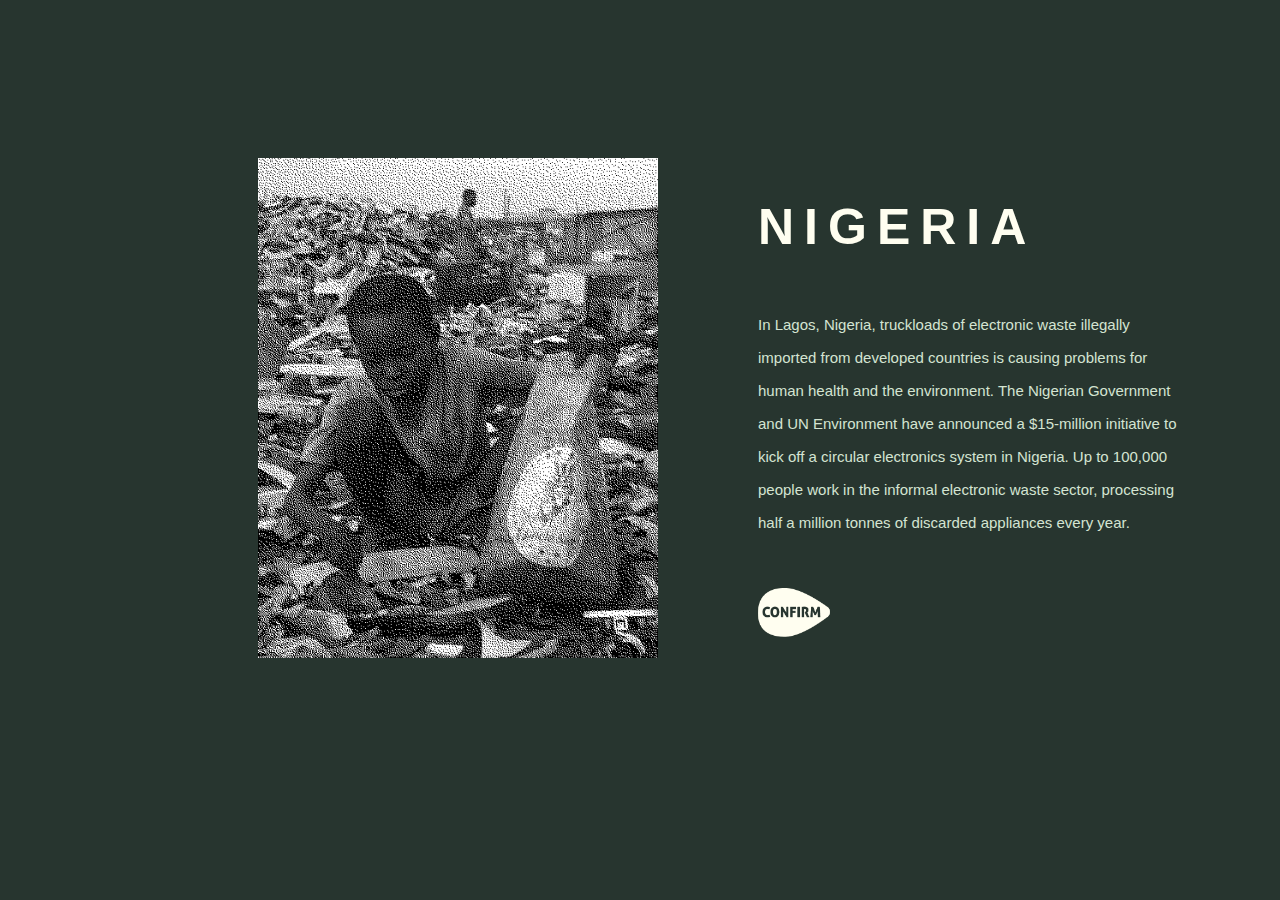
<file: P1/Nigeria.html>
<!DOCTYPE html>
<html lang="en">
  <head>
    <title>Part1.Nigeria</title>
    <meta charset="utf-8">
    <meta http-equiv="X-UA-Compatible" content="IE=edge">
    <meta name="viewport" content="width=device-width, initial-scale=1">
    
    <!-- import the webpage's stylesheet -->
    <link rel="stylesheet" href="style/nigeria.css">
    
    
  </head>  
  <body>
<div class = "i"></div>
<a href="last.html"><div class = "send"></div></a>
<h1>NIGERIA<h1>
  <h2>In Lagos, Nigeria, truckloads of electronic waste illegally imported from developed countries is causing problems for human health and the environment. The Nigerian Government and UN Environment have announced a $15-million initiative to kick off a circular electronics system in Nigeria. Up to 100,000 people work in the informal electronic waste sector, processing half a million tonnes of discarded appliances every year. 
 </h2>

  </body>
</file>
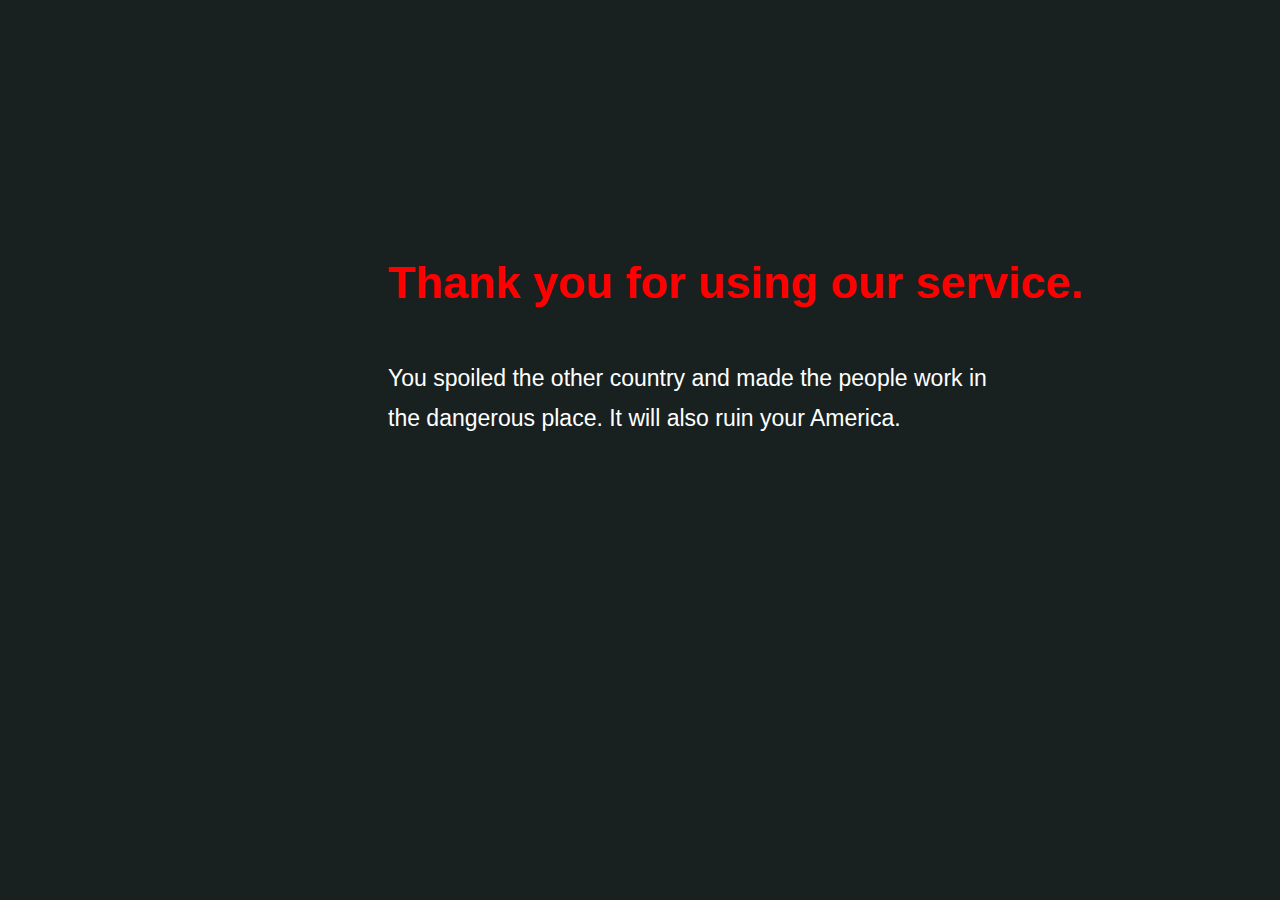
<file: P1/thank.html>
<!DOCTYPE html>
<html lang="en">
  <head>
    <title>No thank you</title>
    <meta charset="utf-8">
    <meta http-equiv="X-UA-Compatible" content="IE=edge">
    <meta name="viewport" content="width=device-width, initial-scale=1">
    
    <!-- import the webpage's stylesheet -->
    <link rel="stylesheet" href="style/thank.css">
    
    
  </head>  
  <body>

<h1>Thank you for using our service.<br><br>
<h2>You spoiled the other country and made the people work in the dangerous place.
It will also ruin your America. </h2>







  </body>
</file>
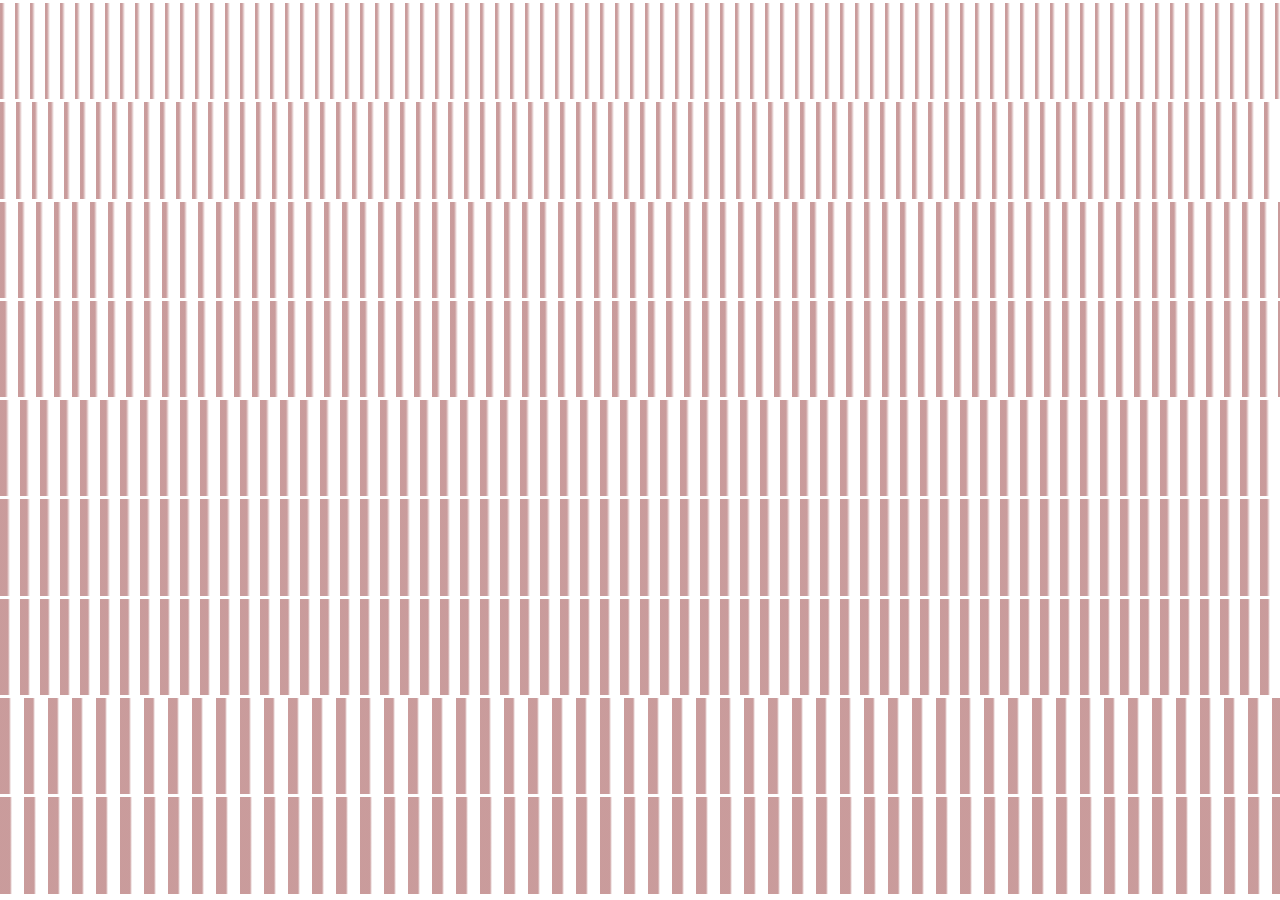
<file: P2/project2.html>
<!DOCTYPE html>
<html lang="en">
  <head>
    <title>int2.fall2019.project1</title>
    <meta charset="utf-8">
    <meta http-equiv="X-UA-Compatible" content="IE=edge">
    <meta name="viewport" content="width=device-width, initial-scale=1">
    
    <!-- import the webpage's stylesheet -->
    <link rel="stylesheet" href="asset/pagesetup.css">
    
    <script type="text/javascript" src="asset/main.js" defer></script>
  </head>  
  <body>
    <div class ="line first"></div>
    <div class ="line second"></div>
    <div class ="line third"></div>
    <div class ="line four"></div>
    <div class ="line five"></div>
    <div class ="line six"></div>
    <div class ="line seven"></div>
    <div class ="line eight"></div>
    <div class ="line nine"></div>
    












  </body>
</file>
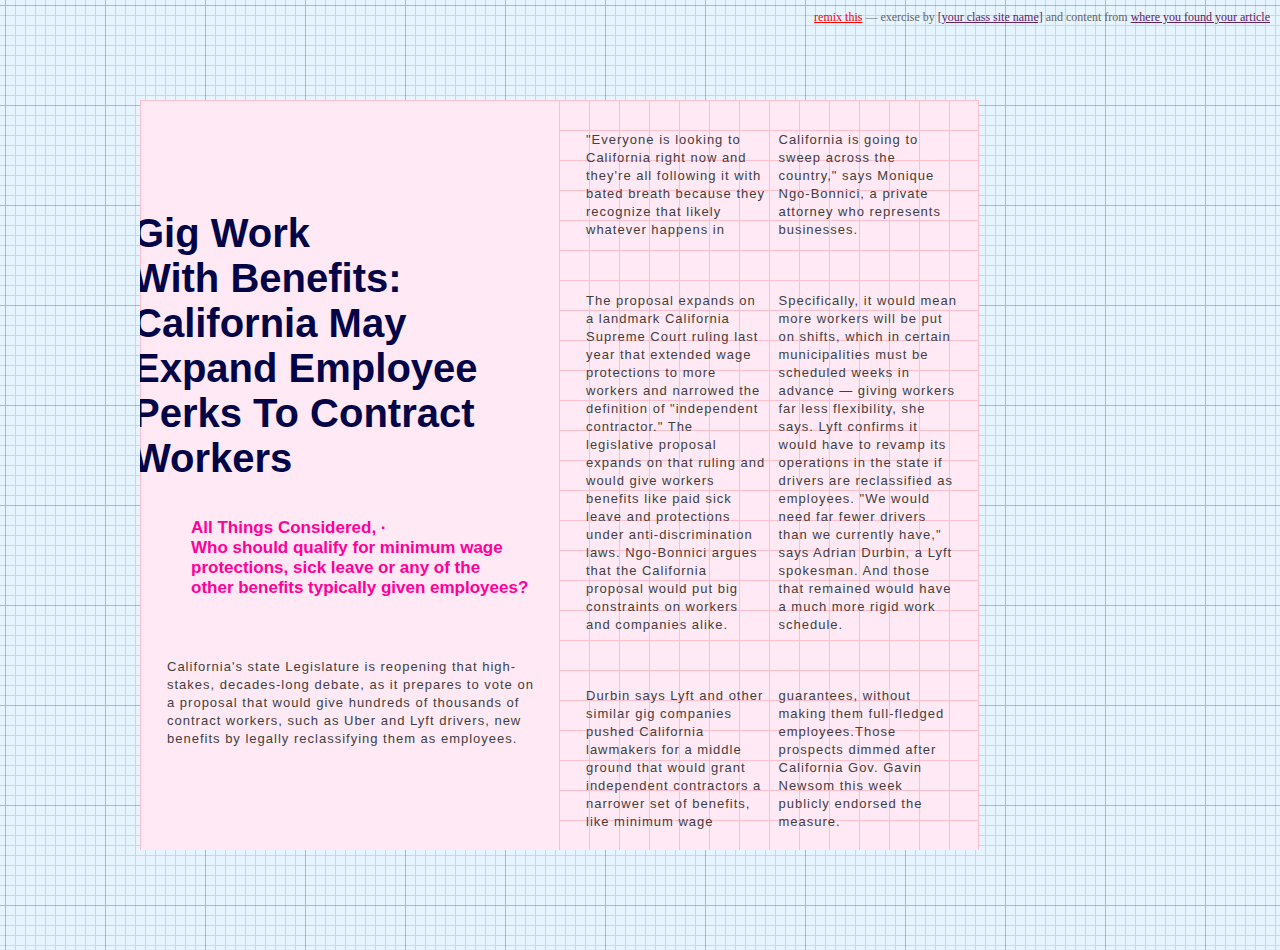
<file: spread/type.html>
<!DOCTYPE html>
<html lang="en">
  <head>
    <title>int2.fall2019.ex.1</title>
    <meta charset="utf-8">
    <meta http-equiv="X-UA-Compatible" content="IE=edge">
    <meta name="viewport" content="width=device-width, initial-scale=1">
    
    <!-- import the webpage's stylesheet -->
    <link rel="stylesheet" href="style/pagesetup.css">
    <link rel="stylesheet" href="style/style.css">
    
  </head>  
  <body>
    <div class="folio">
      <div class="page " id="pageOne">
        
        <!--    work inside of these page's      -->
       
        <h1 class= "soyeon">
          Gig Work
            <br>With Benefits: 
          California May Expand Employee Perks To Contract Workers


        </h1>

        
          
       





        <h2>
          All Things Considered, ·
          <br>Who should qualify for minimum wage protections,
          sick leave or any of the <br>other benefits 
           typically given employees?
        </h2>
       


        <p>
          California's state Legislature is reopening that high-stakes, decades-long debate, as it prepares to vote on a proposal that would give hundreds of thousands of contract workers, such as Uber and Lyft drivers, new benefits by legally reclassifying them as employees.
        </p>
        
      
        
        
        
      </div>
      <div class="page gridlines" id="pageTwo">
        
        <!--    work inside of these page's      -->
        
        <p>"Everyone is looking to California right now and they're all following it with bated breath because they recognize that likely whatever happens in California is going to sweep across the country," says Monique Ngo-Bonnici, 
          a private attorney who represents businesses.</p>

<p>The proposal expands on a landmark California Supreme Court ruling last year that extended wage protections to more workers and narrowed the definition of "independent contractor." 
         The legislative proposal expands on that ruling and would give workers benefits like paid sick leave and protections under anti-discrimination laws.

Ngo-Bonnici argues that the California proposal would put big constraints on workers and companies alike.
         Specifically, it would mean more workers will be put on shifts, which in certain municipalities must be scheduled weeks in advance — giving workers far less flexibility, she says.

Lyft confirms it would have to revamp its operations in the state if drivers are reclassified as employees.


"We would need far fewer drivers than we currently have," says Adrian Durbin, a Lyft spokesman. And those that remained would have a much more rigid work schedule.

        </p>
        <p>
          Durbin says Lyft and other similar gig companies pushed California lawmakers for a middle ground that would grant independent contractors a narrower set of benefits, like minimum wage guarantees, without making them full-fledged employees.Those prospects dimmed after California Gov. Gavin Newsom this week publicly endorsed the measure.
        </p>
        
        
        
        
      </div>
    </div>
    <div id="citation">
      
      <a id="remix" href="https://glitch.com/edit/#!/remix/catkin-nurse">remix this</a> &mdash; exercise by <a href="http://fall2019.will.graphics">[your class site name]</a>
      and content from <a href="https://google.com">where you found your article</a>
    
    </div>
  </body>
</html>
</file>
<file: styles/main.css>
* {
	padding: 0px;
	margin: 0px;
}

body {
	font-family: 'Inconsolata', monospace;
	font-size: 20px;
	font-weight: normal;
}

/* this is a comment */

#container {
	width:500px;
	margin: 0 auto;
}

#exercises, #projects {
	margin: 40px 0px;
}

h1 {
	color:lightblue;
}

h1, h2, h3 {
	margin: 20px 0;
    font-size:20pt;
} 

p {
	margin: 20px 0;
	font-size:14pt;
	line-height: 150%;
}

ul {
	list-style-type: none;
}

a {
	color:lightpink;
}

a:hover {
	color:lightyellow;
}
</file>
<file: clock exercise/style/style.css>
body {
	
	color: black;
	margin-left: 0px;
  font-size:320px;
	display: grid;
	align-items: center;
  justify-items: center;
  margin-top:-80px;
  min-height: 100vh;
  font-family: blenny, sans-serif;
font-style: normal;
font-weight: 800;
}


#clock {
	
width:1300px;
	height: 0px;
  margin: 0px;
z-index: 30;
color:black;

/*	display: grid;
	align-items: center;
  justify-content: center;
*/  position:relative;
margin-left: 40px;
  font-size: 35pt;



}

#clock div {
  float:left;
  margin:40px;
/*z-index: -10;*/

font-family: hatch, serif;
font-style: normal;
font-weight: 800;

}



.now {
  
    color: white;
    text-shadow: 0 0 0.19em white;
    
    user-select: none;
    white-space: nowrap;
    filter: blur(0.007em);

    
}

#time {
  position: relative;
 
}

.aFiveMinute {
	background: white;
}
#ding 






/* #secondHand {
  position:absolute;
  top:50px;
  left:250px;
  width:2px;
  height:200px;
  background:red;
  
  /* spin the second hand from the middle of the clock */
  /*transform-origin:50% 100%;*/
/*} */
</file>
<file: P1/style/pagesetup.css>
body {
  
  margin:0;
  padding:10px
  height:50vh;
  
  align-items:center;
background-color: #2c3d36;

	animation: backgroundColorCycle 3000ms linear;
	animation-play-state: paused;
	animation-fill-mode: forwards;


}
html {
  scroll-behavior: smooth;
}

@keyframes backgroundColorCycle{
    0%   {background: #2c3d36; }
    25%  {background: #fffef0;}
    40% {background: #fffef0;}
    50%  {background: #d4e4d2; }
    100% {background:#364745;}
  }




.logo{

width:29px;
height:47px;
background-color:none;
background-image: url("Image/logo.png");
background-size:cover;
background-position: center;
float:left;
padding:10px;
margin-left: 680px;
margin-top: 390px;
animation-name: soyeon;
animation-duration: 4s;
animation-fill-mode: forwards;
animation: soyeon 1.9s;
}
 @keyframes soyeon{
    0%   {margin-left:300px; }
    50%  {margin-left:1050px;}
    100% {margin-left:680px;}
  }

transition:2s;
}

@import url('https://fonts.googleapis.com/css?family=Archivo+Black');
body{

}







div.down{

width:0.05px;
height:22px;
background-color:none;
background-image: url("Image/down.png");
background-size:cover;
background-position: center;
position: absolute;
padding:10px;
margin-left: 700px;
margin-top: 830px;
align-items: center;
transition: opacity 1000ms ease-in;
}
.hide {
	opacity: 0;
}


div.down2{

width:0.05px;
height:20px;
background-color:none;
background-image: url("Image/down2.png");
background-size:cover;
background-position: center;
position: absolute;
padding:10px;
margin-left: 712px;
margin-top: 2100px;
align-items: center;
transition: opacity 1000ms ease-in;

}
.hide {
	opacity: 0;
}

div.down3{

width:0.05px;
height:20px;
background-color:none;
background-image: url("Image/down2.png");
background-size:cover;
background-position: center;
position: absolute;
padding:10px;
margin-left: 712px;
margin-top: 1160px;
align-items: center;
transition: opacity 1000ms ease-in;

}
.hide {
	opacity: 0;}



div.down4{

width:0.05px;
height:22px;
background-color:none;
background-image: url("Image/down.png");
background-size:cover;
background-position: center;
position: absolute;
padding:10px;
margin-left: 712px;
margin-top: 1830px;
align-items: center;
transition: opacity 1000ms ease-in;

}
.hide {
  opacity: 0;}




.home{

width:20px;
height:20px;
background-color:none;
background-image: url("Image/home.png");
background-size:cover;
background-position: center;
position: absolute;
padding:10px;
margin-left: 50px;
margin-top: 1290px;
align-items: center;
display: block;

}


.home2{

width:20px;
height:20px;
background-color:none;
background-image: url("Image/home2.png");
background-size:cover;
background-position: center;
position: absolute;
padding:10px;
margin-left: 50px;
margin-top: 2370px;
align-items: center;
display: block;

}

.home3{

width:20px;
height:20px;
background-color:none;
background-image: url("Image/home.png");
background-size:cover;
background-position: center;
position: absolute;
padding:10px;
margin-left: 50px;
margin-top: 1300px;
align-items: center;
display: block;

}
.home4{

width:20px;
height:20px;
background-color:none;
background-image: url("Image/home2.png");
background-size:cover;
background-position: center;
position: absolute;
padding:10px;
margin-left: 50px;
margin-top: 2270px;
align-items: center;
display: block;


}



.home5{

width:20px;
height:20px;
background-color:none;
background-image: url("Image/home2.png");
background-size:cover;
background-position: center;
position: absolute;
padding:10px;
margin-left: 50px;
margin-top: 1980px;
align-items: center;
display: block;

}

.home5:focus {
  outline: none;
}

a.computer{

width:250px;
height:180px;
background-color:none;
background-image: url("Image/computer.png");
background-size:cover;
background-position: center;
position:absolute;
padding:10px;
margin-left: 290px;
margin-top: 2750px;
align-items: center;
display: block;

}
.computer:hover {


filter:blur(20px);
transition:1.5s;

}

.blur {
  filter:blur(20px);
transition:1.5s;
}




a.phone{

width:90px;
height:200px;
background-color:none;
background-image: url("Image/phone.png");
background-size:cover;
background-position: center;
position:absolute;
padding:10px;
margin-left: 710px;
margin-top: 2735px;
align-items: center;
display: block;

}
.phone:hover {


filter:blur(20px);
transition:1.5s;

}
.blur {
  filter:blur(20px);
transition:1.5s;
}


a.tv{

width:221px;
height:211px;
background-color:none;
background-image: url("Image/tv.png");
background-size:cover;
background-position: center;
position:absolute;
padding:10px;
margin-left: 1000px;
margin-top: 2720px;
align-items: center;
display: block;

}
.tv:hover {


filter:blur(20px);
transition:1.5s;

}
.blur {
  filter:blur(20px);
transition:1.5s;
}


.nigeria{

width:300px;
height:300px;
background-color:none;
background-image: url("Image/nigeria-03.png");
background-size:cover;
background-position: center;
position:absolute;
padding:10px;
margin-left: 200px;
margin-top: 2300px;
align-items: center;
display: block;
transition:1s;

}
.nigeria:hover {

filter:blur(20px);
transition:1.5s;


}
.india{

width:300px;
height:316px;
background-color:none;
background-image: url("Image/india-02.png");
background-size:cover;
background-position: center;
position:absolute;
padding:10px;
margin-left: 490px;
margin-top: 2530px;
align-items: center;
display: block;

}
.india:hover {

filter:blur(20px);
transition:1.5s;


}
.china{

width:300px;
height:400px;
background-color:none;
background-image: url("Image/china-01.png");
background-size:cover;
background-position: center;
position:absolute;
padding:10px;
margin-left: 840px;
margin-top: 2260px;
align-items: center;
display: block;

}
.china:hover {


filter:blur(20px);
transition:1.5s;

}

.one{

width:500px;
height:500px;
background-color:none;
background-image: url("Image/one-04.png");
background-size:cover;
background-position: center;
position:absolute;
padding:10px;
margin-left: 260px;
margin-top: 1350px;
align-items: center;
display: block;

}

.one:hover {


filter:blur(20px);
transition:1.5s;

}
.three{

width:500px;
height:500px;
background-color:none;
background-image: url("Image/three-04.png");
background-size:cover;
background-position: center;
position:absolute;
padding:10px;
margin-left: 470px;
margin-top: 1445px;
align-items: center;
display: block;

}

.three:hover {
  
filter:blur(20px);
transition:1.5s;

}



.five{

width:500px;
height:500px;
background-color:none;
background-image: url("Image/five-04.png");
background-size:cover;
background-position: center;
position:absolute;
padding:10px;
margin-left: 890px;
margin-top: 3610px;
align-items: center;
display: block;

}
.five:hover {


filter:blur(20px);
transition:1.5s;

}

.leave{

width:1200px;
height:700px;
background-color:none;
background-image: url("Image/leave-04.png");
background-size:cover;
background-position: center;
position:fixed;
padding:10px;
margin-left: 100px;
margin-top: -1900px;
align-items: center;
display: block;
pointer-events: none;

/*animation-delay: 3000ms;*/

 /*animation: flyAway 1000ms ease-in infinite;*/
}

.leave.goAway {
  animation: flyAway 8000ms ease-in infinite;
  animation-fill-mode: forwards;
}

@keyframes flyAway {

  0% {
    transform: translateY(1250px);
  }
 
    
  
  100% {

    transform: translateY(-1300px) rotate(50deg); 
    
  }
}

/*.bg1 {
background-color:#8da69c;
transition:9s all ease;

}

.bg2 {
background-color: #fffef0;
transition:2s all ease;
}

.bg3 {
background-color:#fffef0;
transition:4s all ease;
}

.bg4 {
background-color:#8da69c;
transition:2s all ease;
}

.bg5 {
background-color:#8da69c;
transition:2s all ease;
}
.bg6 {
background-color:#2c3d36;
transition:2s all ease;
}
*/





.bigbox {
  width:1400px;
  height:100px;
  float:left;
      background-color:none;
  -webkit-transition: all 1s ease-in-out;
  -moz-transition: all 1s ease-in-out;
  -o-transition: all 1s ease-in-out;
  transition: all 3s ease-in-out;
        

}


.positionedBox {
  position: relative;
}

.current {
    background-color:yellow;
    -webkit-transition: all 1s ease-in-out;
-moz-transition: all 1s ease-in-out;
-o-transition: all 1s ease-in-out;
transition: all 4s ease-in-out;
  width:420px;
      border-radius: 100px;
}



.showtext {
  opacity:7;
  margin-top:0px;
  transition:7s;
  color:#fffef0;

}

.hideme {
  animation: none !important;
  opacity:5;

}


  #computerDescription {
    position:relative;
    top:365px;
    left:298px;
    font-size: 20px;
    height:25px;
    width:270px;
    margin:0;
    padding:0;
    color:#fffef0;
    font-family: stratos-lights, sans-serif;
font-style: normal;
font-weight: 100;
  }
  #phoneDescription {
    position:relative;
    top:340px;
    left:650px;
      font-size: 20px;
    height:25px;
    width:270px;
    margin:0;
    padding:0;
    color:#fffef0;
    font-family: stratos-lights, sans-serif;
font-style: normal;
font-weight: 100;

  }


   #tvDescription {
    position:relative;
    top:315px;
    left:1005px;
 font-size: 20px;
    height:25px;
    width:270px;
    margin:0;
    padding:0;
    color:#fffef0;
    font-family: stratos-lights, sans-serif;
font-style: normal;
font-weight: 100;

  }
</file>
<file: P1/style/style.css>
/* setup the spread */

/* this defines the helper grid */

h1 {


color:#90a49c;
font-family: fira sans-2, sans-serif;
letter-spacing: 10px;
font-style: normal;
font-weight: 500;
position: absolute;
font-size: 40px;
text-align: center;
margin-top: 240px;
margin-left: 360px; 
text-align: center;

 animation-name: yeon;
animation-duration: 4s;
animation-fill-mode: forwards;
animation: yeon 5s end;

}
 @keyframes yeon{
    0%   {color: #fffef0; }
    50%  {color: #8da69c; }
    100% {color:#fffef0;}
  }







h2 {


color:#a5b29b;
font-family: stratos-lights, sans-serif;
font-style: italic;
font-weight: 700;
margin-left: 487px;
 margin-top: -60px;
font-size: 20px;
line-height: 90px;
text-align: left;
position: absolute;

 
  }
div.content 
  {
    width:500px;
color:#a5b29b;
font-size:20px;
letter-spacing: 0px;
text-align: left;
line-height: 38px;
font-family: stratos-lights, sans-serif;
font-style: normal;
font-weight: 400;
margin-top: 6px;
margin-left: 490px;
position: absolute;


  }


h3 {


color:#fffef0;
font-family: fira sans-2, sans-serif;

font-weight: 300;
position: absolute;
font-size: 14px;
position: absolute;
margin-top: 320px;
margin-left: 510px;
text-transform: uppercase;


  }
  
  h4 {

color:#fffef0;
font-family: fira sans-2, sans-serif;
letter-spacing: 10px;
font-style: 300px;
font-weight: 200px;
margin-left: 300px;
margin-top: 480px;
font-size: 25px;
line-height: 90px;
text-transform: uppercase;




  }

  h5 {

color:#fffef0;
font-family: fira sans-2, sans-serif;
letter-spacing: 10px;
font-style: 300px;
font-weight: 200px;
margin-left: 290px;
margin-top: 1350px;
font-size: 25px;
line-height: 90px;
text-transform: uppercase;




  }


   h6 {

color:#fffef0;
font-family: fira sans-2, sans-serif;
letter-spacing: 10px;
font-style: 300px;
font-weight: 200px;
margin-left: 250px;
margin-top: 2000px;
font-size: 25px;
line-height: 90px;
text-transform: uppercase;



  }


p.hi 
  {

font-size: 83px;
color: #364745;
font-family: josefin-sans, sans-serif;
font-style: normal;
font-weight: 800;
letter-spacing: 10px;
stroke:white;

margin-left: 480px;
margin-top: 240px;


animation-name: welcome;
animation-duration: 4s;
animation-fill-mode: both;
animation: welcome 2s infinite;

}
 @keyframes welcome{
    0%   {margin-left: 480px;}
   50%{margin-left: 490px;}

   
   
  }

transition:4s;
}


p.a{

width: 40px;
height:20px;

font-family: fira sans-2, sans-serif;
margin-top: 2000px;
font-style: 300px;
font-weight: 500px;

font-size: 30px;
line-height: 130px;
text-align: center;





}
</file>
<file: resizing/asset/style.css>
body {
  font-size:2vw;
  font-family:Menlo, monospace;
}
.copy {
  max-width: 500px;
  margin:0 auto;
}



body {
    background:
        -moz-radial-gradient(white 15%, transparent 16%),
        -moz-radial-gradient(white 15%, transparent 16%),
        black;
    background:
        -webkit-radial-gradient(white 15%, transparent 16%),
        -webkit-radial-gradient(white 15%, transparent 16%),
        black;
    background-position: 0 0, 60vw 10vh;
    
    -webkit-background-size:160vw 160vh;
    -moz-background-size:160vw 160vh;
    background-size:160px 160px;
}




.square {
  position:fixed;
  top:calc(56vh - 25vmin);
  left:calc(58vw - 25vmin);
  width: 200px;
      height: 100px;
      transform: skew(40deg);
      background: white;
  z-index:-1;
}

.b-square {
  position:fixed;
  top: calc(68vh - 25vmin);
    left: calc(60.9vw - 25vmin);
  width: 200px;
      height: 100px;
      transform: skew(0deg);
      background: red;
  z-index:-1;
}

.c-square {
  position: fixed;
    top: calc(62vh - 25vmin);
    left: calc(55.1vw - 25vmin);
    width: 83.7px;
    height: 100px;
    transform: skew(0deg, 50deg);
      background: blue;
  z-index:-1;
}

.big, .small {
  display:none;
}

@media only screen and (max-width: 600px) {
  body {
    margin-top:25vh;
  }
  .small {
    display:block;
  }
  
}

@media only screen and  (min-width: 601px) {
  .big {
    display:block;
  }
}
</file>
<file: P1/style/china.css>
body {
  
background-color: #27352f;
height: 100%




  

}
h1{

font-size: 50px;
position: absolute;
margin-left:750px;
font-family: fira sans-2, sans-serif;
letter-spacing: 10px;
font-style: 300px;
font-weight: 200px;
 color:#fffef0;
margin-top: 190px;



}
h2{
width:430px;
font-size: 15px;
position: absolute;
margin-left:750px;
line-height: 33px;
font-family: fira sans-2, sans-serif;
font-style: normal;
font-weight: lighter;



 color:#d4e4d2;
margin-top: 300px;




}

.i{

width:400px;
height:500px;
background-color:none;
background-image: url("Image/china.png");
background-size:cover;
background-position: center;
position:absolute;
margin-left:250px;
 
margin-top: 150px;
align-items: center;

}



.send{

width:72px;
height:49px;
background-color:none;
background-image: url("Image/confirm.png");
background-size:cover;
background-position: center;
position:absolute;
 
margin-left:750px;
 
margin-top: 580px;

}
.send:hover {


filter:blur(20px);
transition:1.5s;

}
</file>
<file: P1/style/india.css>
body {
  




background-color: #27352f;
height: 100%

  

}


h1{

font-size: 50px;
position: absolute;
margin-left:750px;
font-family: fira sans-2, sans-serif;
letter-spacing: 10px;
font-style: 300px;
font-weight: 200px;
 color:#fffef0;
margin-top: 150px;


}
h2{
width:430px;
font-size: 15px;
position: absolute;
margin-left:750px;
line-height: 33px;
font-family: fira sans-2, sans-serif;
font-style: normal;
font-weight: lighter;


 color:#d4e4d2;
margin-top: 250px;



}

.i{

width:400px;
height:500px;
background-color:none;
background-image: url("Image/i.png");
background-size:cover;
background-position: center;
position:absolute;
margin-left:250px;
 
margin-top: 150px;
align-items: center;

}



.send{

width:72px;
height:49px;
background-color:none;
background-image: url("Image/confirm.png");
background-size:cover;
background-position: center;
position:absolute;
margin-left:750px;
 
margin-top: 600px;
align-items: center;

}
.send:hover {


filter:blur(20px);
transition:1.5s;

}
</file>
<file: P1/style/last.css>
body {
  


background-color: #1e2826;
height: 1200px;

}
h1 
{
	font-size: 16px;

font-family: fira sans-2, sans-serif;

font-style: 300px;
font-weight: lighter;
color:#fffef0;
margin-top: 100px;
  margin-left: 150px;
  line-height: 40px;
column-count: 2;
column-gap: 30px;
width:1100px;

color:white;
position: absolute;

}
h2{
font-size: 45px;
color:red;
text-align: center;
font-family: fira sans-2, sans-serif;
margin-top: 260px;
font-style: 300px;
font-weight: 500px;


}




.send{

width:100px;
height:30px;
background-color:none;
background-image: url("Image/send.png");
background-size:cover;
background-position: center;
position:absolute;
margin-left:630px;
 position: absolute;
margin-top: 850px;
align-items: center;

}
.send:hover {


filter:blur(20px);
transition:1.5s;

}
</file>
<file: P1/style/nigeria.css>
body {
  




background-color: #27352f;
height: 100%
  

}



h1{

font-size: 50px;
position: absolute;
margin-left:750px;
font-family: fira sans-2, sans-serif;
letter-spacing: 10px;
font-style: 300px;
font-weight: 200px;
 color:#fffef0;
margin-top: 190px;


}
h2{
width:430px;
font-size: 15px;
position: absolute;
margin-left:750px;
line-height: 33px;
font-family: fira sans-2, sans-serif;
font-style: normal;
font-weight: lighter;


 color:#d4e4d2;
margin-top: 300px;




}

.i{

width:400px;
height:500px;
background-color:none;
background-image: url("Image/c.png");
background-size:cover;
background-position: center;
position:absolute;
margin-left:250px;
 
margin-top: 150px;
align-items: center;

}



.send{

width:72px;
height:49px;
background-color:none;
background-image: url("Image/confirm.png");
background-size:cover;
background-position: center;
position:absolute;
margin-left:750px;
 
margin-top: 580px;
align-items: center;

}
.send:hover {


filter:blur(20px);
transition:1.5s;

}
</file>
<file: P1/style/thank.css>
body {
  


background-color: #192120;

  

}

h1{


color: red;
line-height: 40px;
width:900px;
	font-size: 45px;
position: absolute;

font-family: fira sans-2, sans-serif;
margin-left: 380px;
font-style: 300px;
font-weight: 100px;
line-height: 50px;
margin-top: 250px;
}
h2{

font-size: 23px;

font-family: fira sans-2, sans-serif;

font-style: 300px;
font-weight: lighter;
color:#fffef0;
margin-top: 350px;
  margin-left: 380px;
  line-height: 40px;
  width:600px;


color:white;
position: absolute;





}
</file>
<file: P2/asset/pagesetup.css>
body{



	margin:0;
	padding:0;
	margin-left: 0;
}




div{
margin-top: 3px;

width:100%;
height: 10.7vh;

}


div.first {


background: black;

  background: repeating-linear-gradient(
    to right,
    black,
    black 2px,
    white 5px,
    white 15px


  );

}

.first {


/*animation-name: yeonfour;*/
animation-duration: 3000ms;
animation-fill-mode: forwards;
animation-iteration-count: infinite;
animation-timing-function: linear;
/*animation: yeon 5s end;*/

}
 @keyframes yeonfirst{
    0%   {background-position: 0 0; }
    100%  {background-position: 55px 0; }
  }



	
	



div.second{



  background: repeating-linear-gradient(
    to right,
   black,
    black 3px,
    white 6px,
    white 16px
  );

}

.second {


/*animation-name: yeonfour;*/
animation-duration: 1000ms;
animation-fill-mode: forwards;
animation-iteration-count: infinite;
animation-timing-function: linear;
/*animation: yeon 5s end;*/

}
 @keyframes yeonsecond{
    0%   {background-position: 0 0; }
    100%  {background-position: 55px 0; }
  }





div.third{


  background: repeating-linear-gradient(
    to right,
   black,
    black 4px,
    white 7px,
    white 17px
  );

}








div.four{



  background: repeating-linear-gradient(
    to right,
   black,
    black 5px,
    white 8px,
    white 18px
  );

}

.four {


/*animation-name: yeonfour;*/
animation-duration: 1000ms;
animation-fill-mode: forwards;
animation-iteration-count: infinite;
animation-timing-function: linear;
/*animation: yeon 5s end;*/

}
 @keyframes yeonfour{
    0%   {background-position: 0 0; }
    100%  {background-position: 55px 0; }
  }

div.five{


  background: repeating-linear-gradient(
    to right,
   black,
    black 6px,
    white 9px,
    white 19px
  );

}
.five {


/*animation-name: yeonfour;*/
animation-duration: 1000ms;
animation-fill-mode: forwards;
animation-iteration-count: infinite;
animation-timing-function: linear;
/*animation: yeon 5s end;*/

}
 @keyframes yeonfive{
    0%   {background-position: 0 0; }
    100%  {background-position: 55px 0; }
  }



div.six{



  background: repeating-linear-gradient(
    to right,
   black,
    black 7px,
    white 10px,
    white 20px
  );

}
div.seven{


  background: repeating-linear-gradient(
    to right,
    black,
    black 8px,
    white 10px,
    white 21px
  );

}
div.eight{



  background: repeating-linear-gradient(
    to right,
   black,
    black 9px,
    white 11px,
    white 22px
  );

}
div.nine{

  background: repeating-linear-gradient(
    to right,
    black,
    black 10px,
    white 12px,
    white 23px
  );

}

.white {



	opacity:0;
}
</file>
<file: spread/style/pagesetup.css>
/* setup the spread */

body {
  
  margin:0;
  padding:10px
  height:50vh;
  
  align-items:center;
background-color: #e6f4ff;
background-image: url("data:image/svg+xml,%3Csvg xmlns='http://www.w3.org/2000/svg' width='100' height='100' viewBox='0 0 100 100'%3E%3Cg fill-rule='evenodd'%3E%3Cg fill='%230480ac' fill-opacity='0.4'%3E%3Cpath opacity='.5' d='M96 [base64] 0v-9h-9v9h9zm-10 0v-9h-9v9h9zm-10 0v-9h-9v9h9zm-10 0v-9h-9v9h9zm-10 0v-9h-9v9h9zm-10 0v-9h-9v9h9zm-10 0v-9h-9v9h9zm-10 0v-9h-9v9h9zm-9-10h9v-9h-9v9zm10 0h9v-9h-9v9zm10 0h9v-9h-9v9zm10 0h9v-9h-9v9zm10 0h9v-9h-9v9zm10 0h9v-9h-9v9zm10 0h9v-9h-9v9zm10 0h9v-9h-9v9zm9-10v-9h-9v9h9zm-10 0v-9h-9v9h9zm-10 0v-9h-9v9h9zm-10 0v-9h-9v9h9zm-10 0v-9h-9v9h9zm-10 0v-9h-9v9h9zm-10 0v-9h-9v9h9zm-10 0v-9h-9v9h9zm-9-10h9v-9h-9v9zm10 0h9v-9h-9v9zm10 0h9v-9h-9v9zm10 0h9v-9h-9v9zm10 0h9v-9h-9v9zm10 0h9v-9h-9v9zm10 0h9v-9h-9v9zm10 0h9v-9h-9v9zm9-10v-9h-9v9h9zm-10 0v-9h-9v9h9zm-10 0v-9h-9v9h9zm-10 0v-9h-9v9h9zm-10 0v-9h-9v9h9zm-10 0v-9h-9v9h9zm-10 0v-9h-9v9h9zm-10 0v-9h-9v9h9zm-9-10h9v-9h-9v9zm10 0h9v-9h-9v9zm10 0h9v-9h-9v9zm10 0h9v-9h-9v9zm10 0h9v-9h-9v9zm10 0h9v-9h-9v9zm10 0h9v-9h-9v9zm10 0h9v-9h-9v9zm9-10v-9h-9v9h9zm-10 0v-9h-9v9h9zm-10 0v-9h-9v9h9zm-10 0v-9h-9v9h9zm-10 0v-9h-9v9h9zm-10 0v-9h-9v9h9zm-10 0v-9h-9v9h9zm-10 0v-9h-9v9h9zm-9-10h9v-9h-9v9zm10 0h9v-9h-9v9zm10 0h9v-9h-9v9zm10 0h9v-9h-9v9zm10 0h9v-9h-9v9zm10 0h9v-9h-9v9zm10 0h9v-9h-9v9zm10 0h9v-9h-9v9z'/%3E%3Cpath d='M6 5V0H5v5H0v1h5v94h1V6h94V5H6z'/%3E%3C/g%3E%3C/g%3E%3C/svg%3E");
  
}
.folio {
  height:750px;
  width:1000px;
  margin:100px auto;
  overflow:hidden;
}

.page {
  height:1600px;
  width:420px;
  background:#ffe9f4;
  border:1px pink;
  border-style: solid;
  float:left;
  box-sizing:border-box;
  position:relative;
  
}



#pageTwo {
  margin-left:-1px;
  padding-top: px;
  
}
#citation {
  position:absolute;
  top:10px;
  right:10px;
  font-size:9pt;
  text-align:right;
  color:#666;
}
#citation a {
  color:#626;
}
a#remix {
  color:red;
}
.gridlines {
  background-image: linear-gradient(var(--grid-color) 1px, transparent 1px), linear-gradient(90deg, var(--grid-color) 1px, transparent 1px);
  background-size: var(--grid-size) var(--grid-size);
  background-position: -1px -1px;
}
</file>
<file: spread/style/style.css>
/* setup the spread */

/* this defines the helper grid */
.gridlines {
  /* change these as you need */
 
  --grid-color:pink;
  --grid-gap: 10px;
--grid-size: 30px;
}


/* anything else you want to do 👇🏻 */

h1 {
  margin-top: 100px;
  margin-left:-18px;
  color:#030347;
  font-size:30px;
 font-family: cubano, sans-serif;
font-style: normal;
font-weight: 700;
padding:10px;
 
  
}
h1.soyeon {
  margin-top: 100px;
  margin-left:-18px;
  color:#030347;
  font-size:40px;
 font-family: cubano, sans-serif;
font-style: normal;
font-weight: 700;
padding:10px;

 
  
}
.soyeon:hover {

color:pink;
transition:2s;
font-size:40px;

}

h2 {
  
  color:#ff0099;
  margin-left: 50px;
  margin-bottom: 40px;
  font-family: forma-djr-deck, sans-serif;
font-style: normal;
font-weight: 600;
  font-size:17px;

  
}
p  {
  color:#3f3f3f;
  font-family: serenity, sans-serif;
font-style: normal;
font-weight: 400;
  margin-left:6px;
  margin-top:10px;
   padding:20px;
  letter-spacing:1px;
  font-size:13px;
  line-height: 18px;

    
}

.page {
  padding:0px;
  
  
  
  
}
#pageTwo p {
  column-count: 2;

  
}
</file>
<file: exercise2/assets/main.css>
/* reset padding and margins */

* {
	margin: 0px;
	padding: 0px;
}

body {
	font-family: helvetica, arial, sans-serif;
}

/* container */

.container {
	position: relative;
 padding:30px;
	display: grid;
    grid-template-columns: repeat( auto-fit, 200px );
    grid-gap: 200px;
    margin-left: 150px;
}


/* items */

.item {
	height: 300px;
	width: 300px;
	background: blue;
	color: white;
	/*margin: 10px auto;*/
	padding: 60px;
	box-sizing: border-box;
	transition: all 700ms ease; 
	cursor: pointer;
	
	position: relative;
	z-index: 1;


}

/* example element 1 */
#element-1 {


 

}




#element-1:hover {
	transform: rotate(30deg);
background: yellow;

  
	opacity: .3;

}

#element-1:active {
	background: yellow;
	opacity: 1;
	
	animation-name: yeon;
animation-duration: 2s;
animation-fill-mode: forwards;
animation-iteration-count: end;



}
 @keyframes yeon{
    0%   {margin-left: 10px; }
     50% {margin-left: 1300px;}
    100% {margin-left: 0px;}
  }

}

/* example element 2 */

#element-2::after {
	content: 'this is added after the content inside the element';
	color: white;
	text-align: center;


}

#element-2:hover {
	animation-name: backgroundChange;
animation-duration: 0.1s;
animation-fill-mode: forwards;
animation-direction: alternate;
animation-iteration-count: infinite;
}
@keyframes backgroundChange{
    0%   {background: yellow;}
     50% {background: white;}
    100% {background: red;}
  }

#element-2:hover::after {
	content: 'this text changes on hover';
	color: red;
	font-size: 30px;
	font-weight: 300px;
	padding: 10px;
	font-variant-caps: all-small-caps;
	animation-name: peon;
animation-duration: 1s;
animation-fill-mode: forwards;


}
 @keyframes peon{
    0%   {color: yellow;}
     50% {color: red;}
    100% {color: white;}
  }



#element-2:{
	content: 'this text changes on hover';
	color: red;

}


/* example element 3 is changed only via js */

/* example element 4 */
#element-4.gradient-background {
	background: linear-gradient(blue, yellow);
	color: transparent;
}
#element-3.red-background {

background: red;
	color: transparent;


}

/* example element 5 */
.circle {
	
	background-color: yellow;
}
.white {
	
	 opacity: 0;
}

/* example element 6 */
#element-6{
	transition: none; 
	z-index: 0;
}


#element-5 {
	
}
#gary {
	width:200px;
	height:200px;
	background: blue;
	border-radius: 200px;
	margin-left: -30px;


	
}
#gary:hover {
	margin-left: -100px;
	background: yellow;
	transition:1s;
	animation-name: mmove;
animation-duration: 0.1s;
animation-fill-mode: forwards;
animation-direction: alternate;
animation-iteration-count: infinite;
}
@keyframes mmove{
    0%   {margin-left: -30px;}
     50% {margin-left: 30px;}
    100% {margin-left: -20px;}

}

/* example element 7 */
#element-7:hover{
filter: invert(100);
 color:yellow;

transform: skew(45deg);
}
#element-8{



}
#element-8:hover{

 
  background-color: red;
  animation-name: stretch;
  animation-duration: 0.4s; 
  animation-timing-function: ease-out; 
  animation-delay: 0;
  animation-direction: alternate;
  animation-iteration-count: infinite;
  animation-fill-mode: none;
  animation-play-state: running;
}

@keyframes stretch {
  0% {
    transform: scale(1.2);
    background-color: red;
   
  }
  50% {
    background-color: orange;
  }
  100% {
    transform: scale(.4);
    background-color: yellow;
  }





}
#element-9:hover{
font-size: 30px;
	animation-name: spin;
  animation-duration: 2000ms;
  animation-iteration-count: infinite;
  animation-timing-function: linear; 
  /* transform: rotate(3deg); */
   /* transform: rotate(0.3rad);/ */
   /* transform: rotate(3grad); */ 
   /* transform: rotate(.03turn);  */
}

@keyframes spin {
    from {
        transform:rotate(0deg);
    }
    to {
        transform:rotate(360deg);
    }
}

#element-10 {
  transition:none;
}



#element-11{
	
  }

	



#element-12:active{
 transition: all .5s ease-in-out; 
transform: scale(9);
}

#element-13:hover{
 transition: all .5s ease-in; 
filter:blur(50px);
}

#element-14:hover{
 filter: drop-shadow(30px 10px 4px yellow);
}
#element-15:hover{
 animation: wiggle 75ms infinite;
  animation-timing-function: linear;   
}

@keyframes wiggle {
  0% { transform: translate(2px, 0); }
  50% { transform: translate(-2px, 0); }
  100% { transform: translate(2px, 0); }
}
#element-16:active{



	animation: shake 75ms infinite;
  animation-timing-function: linear;   
}

@keyframes shake {
  0% { transform: rotate(0.5deg); }
  50% { transform: rotate(-0.5deg); }
  100% { transform: rotate(0.5deg); }
}
#element-17:hover{
	transform: scale(6);
	background-color: black;
font-size: 50px;
    font-weight: 700;
    color: yellow;
    letter-spacing: 0.02em;
    text-transform: uppercase;
    text-shadow: 0 0 0.15em yellow;
    user-select: none;
    white-space: nowrap;
    filter: blur(0.007em);
    animation: shake 2.5s linear forwards;
}

#element-18{

	 align-self: flex-end;
        animation-duration: 2s;
        animation-iteration-count: infinite;
      
        
        margin: 0 auto 0 auto;
        transform-origin: bottom;
       
}
#element-18:hover {
        animation-name: bounce-7;
        animation-timing-function: cubic-bezier(0.280, 0.840, 0.420, 1);
        animation-iteration-count: infinite;
    }
    @keyframes bounce-7 {
        0%   { transform: scale(1,1)      translateY(0); }
        10%  { transform: scale(1.1,.9)   translateY(0); }
        30%  { transform: scale(.9,1.1)   translateY(-100px); }
        50%  { transform: scale(1.05,.95) translateY(0); }
        57%  { transform: scale(1,1)      translateY(-7px); }
        64%  { transform: scale(1,1)      translateY(0); }
        100% { transform: scale(1,1)      translateY(0); }
    }
.continue{


	  

  animation:flipAround 8s infinite;
  transform-origin:right;

}

@keyframes flipAround {
  25% { transform-origin:right; animation-mode:forwards; transform:rotateY(-180deg); }
  25.001% { transform-origin:bottom; transform:translateX(200px); }
  50% { transform-origin:bottom; transform:translateX(200px) rotateX(-180deg); }
  50.001% { transform-origin:left; transform:translateX(200px) translateY(200px); }
  75% { transform-origin:left; transform-origin:left; transform:translateX(200px) translateY(200px) rotateY(180deg); }
  75.001% { transform-origin:top; transform:translateY(200px); }
  100% { transform-origin:top; transform-origin:top; transform:translateY(200px) rotateX(180deg); }
}


.move 
{ width:100px; height:100px; margin-top:180px; transform-origin:200% center; position:relative; animation:rotate 3s linear infinite; }
.move:before {  position:absolute; height:100%; width:100%; background:blue; animation:rotate 3s linear reverse infinite; }
@keyframes rotate { 100% { transform:rotate(-360deg); } }



#element-22:active{
	animation-name: slideDown;
	-webkit-animation-name: slideDown;	

	animation-duration: 1s;	
	-webkit-animation-duration: 1s;

	animation-timing-function: ease;	
	-webkit-animation-timing-function: ease;	

	visibility: visible !important;						
}

@keyframes slideDown {
	0% {
		transform: translateY(-100%);
	}
	50%{
		transform: translateY(8%);
	}
	65%{
		transform: translateY(-4%);
	}
	80%{
		transform: translateY(4%);
	}
	95%{
		transform: translateY(-2%);
	}			
	100% {
		transform: translateY(0%);
	}		
}

@-webkit-keyframes slideDown {
	0% {
		-webkit-transform: translateY(-100%);
	}
	50%{
		-webkit-transform: translateY(8%);
	}
	65%{
		-webkit-transform: translateY(-4%);
	}
	80%{
		-webkit-transform: translateY(4%);
	}
	95%{
		-webkit-transform: translateY(-2%);
	}			
	100% {
		-webkit-transform: translateY(0%);
	}	
}


#element-23:active 
{
	animation-name: slideUp;
	-webkit-animation-name: slideUp;	

	animation-duration: 1s;	
	-webkit-animation-duration: 1s;

	animation-timing-function: ease;	
	-webkit-animation-timing-function: ease;

	visibility: visible !important;			
}

@keyframes slideUp {
	0% {
		transform: translateY(100%);
	}
	50%{
		transform: translateY(-8%);
	}
	65%{
		transform: translateY(4%);
	}
	80%{
		transform: translateY(-4%);
	}
	95%{
		transform: translateY(2%);
	}			
	100% {
		transform: translateY(0%);
	}	
}

@-webkit-keyframes slideUp {
	0% {
		-webkit-transform: translateY(100%);
	}
	50%{
		-webkit-transform: translateY(-8%);
	}
	65%{
		-webkit-transform: translateY(4%);
	}
	80%{
		-webkit-transform: translateY(-4%);
	}
	95%{
		-webkit-transform: translateY(2%);
	}			
	100% {
		-webkit-transform: translateY(0%);
	}	
}

.slideleft

{
	animation-name: slideLeft;
	-webkit-animation-name: slideLeft;	

	animation-duration: 1s;	
	-webkit-animation-duration: 1s;

	animation-timing-function: ease-in-out;	
	-webkit-animation-timing-function: ease-in-out;		

	visibility: visible !important;	
}

@keyframes slideLeft {
	0% {
		transform: translateX(150%);
	}
	50%{
		transform: translateX(-8%);
	}
	65%{
		transform: translateX(4%);
	}
	80%{
		transform: translateX(-4%);
	}
	95%{
		transform: translateX(2%);
	}			
	100% {
		transform: translateX(0%);
	}
}

@-webkit-keyframes slideLeft {
	0% {
		-webkit-transform: translateX(150%);
	}
	50%{
		-webkit-transform: translateX(-8%);
	}
	65%{
		-webkit-transform: translateX(4%);
	}
	80%{
		-webkit-transform: translateX(-4%);
	}
	95%{
		-webkit-transform: translateX(2%);
	}			
	100% {
		-webkit-transform: translateX(0%);
	}
}
.slideright


	{
	animation-name: slideRight;
	-webkit-animation-name: slideRight;	

	animation-duration: 1s;	
	-webkit-animation-duration: 1s;

	animation-timing-function: ease-in-out;	
	-webkit-animation-timing-function: ease-in-out;		

	visibility: visible !important;	
}

@keyframes slideRight {
	0% {
		transform: translateX(-150%);
	}
	50%{
		transform: translateX(8%);
	}
	65%{
		transform: translateX(-4%);
	}
	80%{
		transform: translateX(4%);
	}
	95%{
		transform: translateX(-2%);
	}			
	100% {
		transform: translateX(0%);
	}	
}

@-webkit-keyframes slideRight {
	0% {
		-webkit-transform: translateX(-150%);
	}
	50%{
		-webkit-transform: translateX(8%);
	}
	65%{
		-webkit-transform: translateX(-4%);
	}
	80%{
		-webkit-transform: translateX(4%);
	}
	95%{
		-webkit-transform: translateX(-2%);
	}			
	100% {
		-webkit-transform: translateX(0%);
	}
}

#element-26:active{
	animation-name: fadeIn;
	-webkit-animation-name: fadeIn;	

	animation-duration: 1.5s;	
	-webkit-animation-duration: 1.5s;

	animation-timing-function: ease-in-out;	
	-webkit-animation-timing-function: ease-in-out;		

	visibility: visible !important;	
}

@keyframes fadeIn {
	0% {
		transform: scale(0);
		opacity: 0.0;		
	}
	60% {
		transform: scale(1.1);	
	}
	80% {
		transform: scale(0.9);
		opacity: 1;	
	}	
	100% {
		transform: scale(1);
		opacity: 1;	
	}		
}

@-webkit-keyframes fadeIn {
	0% {
		-webkit-transform: scale(0);
		opacity: 0.0;		
	}
	60% {
		-webkit-transform: scale(1.1);
	}
	80% {
		-webkit-transform: scale(0.9);
		opacity: 1;	
	}	
	100% {
		-webkit-transform: scale(1);
		opacity: 1;	
	}		
}
#element-27:hover{
	animation-name: expandOpen;
	-webkit-animation-name: expandOpen;	

	animation-duration: 1.2s;	
	-webkit-animation-duration: 1.2s;

	animation-timing-function: ease-out;	
	-webkit-animation-timing-function: ease-out;	

	visibility: visible !important;	
}

@keyframes expandOpen {
	0% {
		transform: scale(1.8);		
	}
	50% {
		transform: scale(0.95);
	}	
	80% {
		transform: scale(1.05);
	}
	90% {
		transform: scale(0.98);
	}	
	100% {
		transform: scale(1);
	}			
}

@-webkit-keyframes expandOpen {
	0% {
		-webkit-transform: scale(1.8);		
	}
	50% {
		-webkit-transform: scale(0.95);
	}	
	80% {
		-webkit-transform: scale(1.05);
	}
	90% {
		-webkit-transform: scale(0.98);
	}	
	100% {
		-webkit-transform: scale(1);
	}					
}
.pullup{
	animation-name: pullUp;
	-webkit-animation-name: pullUp;	

	animation-duration: 1.1s;	
	-webkit-animation-duration: 1.1s;

	animation-timing-function: ease-out;	
	-webkit-animation-timing-function: ease-out;	

	transform-origin: 50% 100%;
	-ms-transform-origin: 50% 100%;
	-webkit-transform-origin: 50% 100%; 		
}

@keyframes pullUp {
	0% {
		transform: scaleY(0.1);
	}
	40% {
		transform: scaleY(1.02);
	}
	60% {
		transform: scaleY(0.98);
	}
	80% {
		transform: scaleY(1.01);
	}
	100% {
		transform: scaleY(0.98);
	}				
	80% {
		transform: scaleY(1.01);
	}
	100% {
		transform: scaleY(1);
	}							
}

@-webkit-keyframes pullUp {
	0% {
		-webkit-transform: scaleY(0.1);
	}
	40% {
		-webkit-transform: scaleY(1.02);
	}
	60% {
		-webkit-transform: scaleY(0.98);
	}
	80% {
		-webkit-transform: scaleY(1.01);
	}
	100% {
		-webkit-transform: scaleY(0.98);
	}				
	80% {
		-webkit-transform: scaleY(1.01);
	}
	100% {
		-webkit-transform: scaleY(1);
	}		
}


.bounce{
	animation-name: bounce;
	-webkit-animation-name: bounce;	

	animation-duration: 1.6s;	
	-webkit-animation-duration: 1.6s;

	animation-timing-function: ease;	
	-webkit-animation-timing-function: ease;	
	
	transform-origin: 50% 100%;
	-ms-transform-origin: 50% 100%;
	-webkit-transform-origin: 50% 100%; 	
}

@keyframes bounce {
	0% {
		transform: translateY(0%) scaleY(0.6);
	}
	60%{
		transform: translateY(-100%) scaleY(1.1);
	}
	70%{
		transform: translateY(0%) scaleY(0.95) scaleX(1.05);
	}
	80%{
		transform: translateY(0%) scaleY(1.05) scaleX(1);
	}	
	90%{
		transform: translateY(0%) scaleY(0.95) scaleX(1);
	}				
	100%{
		transform: translateY(0%) scaleY(1) scaleX(1);
	}	
}

@-webkit-keyframes bounce {
	0% {
		-webkit-transform: translateY(0%) scaleY(0.6);
	}
	60%{
		-webkit-transform: translateY(-100%) scaleY(1.1);
	}
	70%{
		-webkit-transform: translateY(0%) scaleY(0.95) scaleX(1.05);
	}
	80%{
		-webkit-transform: translateY(0%) scaleY(1.05) scaleX(1);
	}	
	90%{
		-webkit-transform: translateY(0%) scaleY(0.95) scaleX(1);
	}				
	100%{
		-webkit-transform: translateY(0%) scaleY(1) scaleX(1);
	}		
}

.hatch{
	animation-name: hatch;
	-webkit-animation-name: hatch;	

	animation-duration: 2s;	
	-webkit-animation-duration: 2s;

	animation-timing-function: ease-in-out;	
	-webkit-animation-timing-function: ease-in-out;

	transform-origin: 50% 100%;
	-ms-transform-origin: 50% 100%;
	-webkit-transform-origin: 50% 100%; 

	visibility: visible !important;		
}

@keyframes hatch {
	0% {
		transform: rotate(0deg) scaleY(0.1);
	}
	20% {
		transform: rotate(-6deg) scaleY(1.05);
	}
	35% {
		transform: rotate(20deg) scaleY(1);
	}
	50% {
		transform: rotate(-2deg);
	}	
	65% {
		transform: rotate(1deg);
	}	
	80% {
		transform: rotate(-1deg);
	}		
	100% {
		transform: rotate(0deg);
	}									
}

@-webkit-keyframes hatch {
	0% {
		-webkit-transform: rotate(0deg) scaleY(0.1);
	}
	20% {
		-webkit-transform: rotate(-6deg) scaleY(1.05);
	}
	35% {
		-webkit-transform: rotate(20deg) scaleY(1);
	}
	50% {
		-webkit-transform: rotate(-2deg);
	}	
	65% {
		-webkit-transform: rotate(1deg);
	}	
	80% {
		-webkit-transform: rotate(-1deg);
	}		
	100% {
		-webkit-transform: rotate(0deg);
	}		
}




#element-31:active
 
{
  animation: turbineAnim linear 1s;
  animation-iteration-count: 1;
  transform-origin: 50% 50%;
  -webkit-animation: turbineAnim linear 1s;
  -webkit-animation-iteration-count: 1;
  -webkit-transform-origin: 50% 50%;
  -moz-animation: turbineAnim linear 1s;
  -moz-animation-iteration-count: 1;
  -moz-transform-origin: 50% 50%;
  -o-animation: turbineAnim linear 1s;
  -o-animation-iteration-count: 1;
  -o-transform-origin: 50% 50%;
  -ms-animation: turbineAnim linear 1s;
  -ms-animation-iteration-count: 1;
  -ms-transform-origin: 50% 50%; }

@keyframes turbineAnim {
  0% {
    transform: rotate(360deg); }
  50% {
    transform: rotate(3779deg); }
  100% {
    transform: rotate(37799deg); } }
@-moz-keyframes turbineAnim {
  0% {
    -moz-transform: rotate(360deg); }
  50% {
    -moz-transform: rotate(3779deg); }
  100% {
    -moz-transform: rotate(37799deg); } }
@-webkit-keyframes rotateAnim {
  0% {
    -webkit-transform: rotate(360deg); }
  50% {
    -webkit-transform: rotate(3779deg); }
  100% {
    -webkit-transform: rotate(37799deg); } }
@-o-keyframes turbineAnim {
  0% {
    -o-transform: rotate(360deg); }
  50% {
    -o-transform: rotate(3779deg); }
  100% {
    -o-transform: rotate(37799deg); } }
@-ms-keyframes turbineAnim {
  0% {
    -ms-transform: rotate(360deg); }
  50% {
    -ms-transform: rotate(3779deg); }
  100% {
    -ms-transform: rotate(37799deg); } }

.star {animation: flashAnim linear 1s;
  animation-iteration-count: 1;
  transform-origin: 50% 50%;
  -webkit-animation: flashAnim linear 1s;
  -webkit-animation-iteration-count: 1;
  -webkit-transform-origin: 50% 50%;
  -moz-animation: flashAnim linear 1s;
  -moz-animation-iteration-count: 1;
  -moz-transform-origin: 50% 50%;
  -o-animation: flashAnim linear 1s;
  -o-animation-iteration-count: 1;
  -o-transform-origin: 50% 50%;
  -ms-animation: flashAnim linear 1s;
  -ms-animation-iteration-count: 1;
  -ms-transform-origin: 50% 50%; }

@keyframes flashAnim {
  0% {
    opacity: 1; }
  28% {
    opacity: 0; }
  50% {
    opacity: 0.91; }
  74% {
    opacity: 0.18; }
  100% {
    opacity: 1; } }
@-moz-keyframes flashAnim {
  0% {
    opacity: 1; }
  28% {
    opacity: 0; }
  50% {
    opacity: 0.91; }
  74% {
    opacity: 0.18; }
  100% {
    opacity: 1; } }
@-webkit-keyframes flashAnim {
  0% {
    opacity: 1; }
  28% {
    opacity: 0; }
  50% {
    opacity: 0.91; }
  74% {
    opacity: 0.18; }
  100% {
    opacity: 1; } }
@-o-keyframes flashAnim {
  0% {
    opacity: 1; }
  28% {
    opacity: 0; }
  50% {
    opacity: 0.91; }
  74% {
    opacity: 0.18; }
  100% {
    opacity: 1; } }
@-ms-keyframes flashAnim {
  0% {
    opacity: 1; }
  28% {
    opacity: 0; }
  50% {
    opacity: 0.91; }
  74% {
    opacity: 0.18; }
  100% {
    opacity: 1; } }


.just{

	animation-name: huee;
animation-duration: 8s;
animation-fill-mode: forwards;
animation-direction: alternate;
animation-iteration-count: infinite;
}
@keyframes huee{
    0%   {filter:hue-rotate(0deg);}
    50%   {filter:hue-rotate(360deg);}
    100% {filter:hue-rotate(0deg);}

}
.flow
{
  -webkit-animation: jump 3s linear both;
  animation: jump 3s linear both;
}
@keyframes jump {
  0% {
    left: 0;
    top: 0;
  }
  50% {
    left: 100px;
    top: -100px;
  }
  100% {
    left: 200px;
    top: 0;
  }
}

#element-35:hover
{border-radius: 200px;
}
  #element-36 {
  transition:none;
}



#element-37:active {
  -webkit-animation-duration: 2s;
  animation-duration: 2s;
  -webkit-animation-name: hinge;
  animation-name: hinge;
}
@keyframes hinge {
  0% {
    -webkit-transform-origin: top left;
    transform-origin: top left;
    -webkit-animation-timing-function: ease-in-out;
    animation-timing-function: ease-in-out;
  }

  20%,
  60% {
    -webkit-transform: rotate3d(0, 0, 1, 80deg);
    transform: rotate3d(0, 0, 1, 80deg);
    -webkit-transform-origin: top left;
    transform-origin: top left;
    -webkit-animation-timing-function: ease-in-out;
    animation-timing-function: ease-in-out;
  }

  40%,
  80% {
    -webkit-transform: rotate3d(0, 0, 1, 60deg);
    transform: rotate3d(0, 0, 1, 60deg);
    -webkit-transform-origin: top left;
    transform-origin: top left;
    -webkit-animation-timing-function: ease-in-out;
    animation-timing-function: ease-in-out;
    opacity: 1;
  }

  to {
    -webkit-transform: translate3d(0, 700px, 0);
    transform: translate3d(0, 700px, 0);
    opacity: 0;
  }
}

.round{

	border-radius: 200px;
	background-color: red;
}
#element-39:hover {

transform: scale(0.3);



}
#element-40:hover{
transition: all 3s;
  border-radius: 200px;
transform: rotate(1080deg);

}


  
#element-41{



transition: transform 1s;
}
#element-41:hover
   {transform: rotate(90deg) scale(1.75) translateX(50px);
   	background-color: red;
  }

#element-42{
	  transition:none;
}

#element-43:hover{
	transform: scale(0.01);
}
#element-44:hover{
transform: matrix(1, 2, 3, 4, 5, 6);}


#element-45:hover{
  border: 6px solid red;
border-style: dotted;}


#element-46:active{ color:yellow;
	font-size: 100px;
	animation-name: hi;
animation-duration: 0.5s;
animation-fill-mode: forwards;
animation-iteration-count: end;

}
 @keyframes hi{
    0%   {margin-right: 10px; }
     50% {margin-left: 1300px;}
    100% {margin-left: 0px;}
  }



	
#element-47:active{
background-color: hsl(2, 57%, 40%);
background-image: repeating-linear-gradient(transparent, transparent 50px, rgba(0,0,0,.4) 50px, rgba(0,0,0,.4) 53px, transparent 53px, transparent 63px, rgba(0,0,0,.4) 63px, rgba(0,0,0,.4) 66px, transparent 66px, transparent 116px, rgba(0,0,0,.5) 116px, rgba(0,0,0,.5) 166px, rgba(255,255,255,.2) 166px, rgba(255,255,255,.2) 169px, rgba(0,0,0,.5) 169px, rgba(0,0,0,.5) 179px, rgba(255,255,255,.2) 179px, rgba(255,255,255,.2) 182px, rgba(0,0,0,.5) 182px, rgba(0,0,0,.5) 232px, transparent 232px),
repeating-linear-gradient(270deg, transparent, transparent 50px, rgba(0,0,0,.4) 50px, rgba(0,0,0,.4) 53px, transparent 53px, transparent 63px, rgba(0,0,0,.4) 63px, rgba(0,0,0,.4) 66px, transparent 66px, transparent 116px, rgba(0,0,0,.5) 116px, rgba(0,0,0,.5) 166px, rgba(255,255,255,.2) 166px, rgba(255,255,255,.2) 169px, rgba(0,0,0,.5) 169px, rgba(0,0,0,.5) 179px, rgba(255,255,255,.2) 179px, rgba(255,255,255,.2) 182px, rgba(0,0,0,.5) 182px, rgba(0,0,0,.5) 232px, transparent 232px),
repeating-linear-gradient(125deg, transparent, transparent 2px, rgba(0,0,0,.2) 2px, rgba(0,0,0,.2) 3px, transparent 3px, transparent 5px, rgba(0,0,0,.2) 5px);
animation-name: wow;
animation-duration: 3s;
animation-fill-mode: forwards;
animation-iteration-count: end;

}
 @keyframes wow{
    0%   {margin-top: 100px; }
     50% {margin-top: 200px;}
    100% {margin-top: 0px;}
  }


#element-48:hover{
border: 50px solid yellow;
border-style: dashed;
}


#element-49:hover{
font-size: 30px;
animation-name: ha;
animation-duration: 3s;
animation-fill-mode: forwards;
animation-iteration-count: end;

}
 @keyframes ha{
    0%   {font-family:"Arial Black", Gadget, sans-serif; }
     50% {font-family: Impact, Charcoal, sans-serif;}
    100% {font-family:"Lucida Console", Monaco, monospace;}
  }

#element-50:active{

border: 80px solid white;
border-style: dotted;
transition: 3s;

}
</file>
